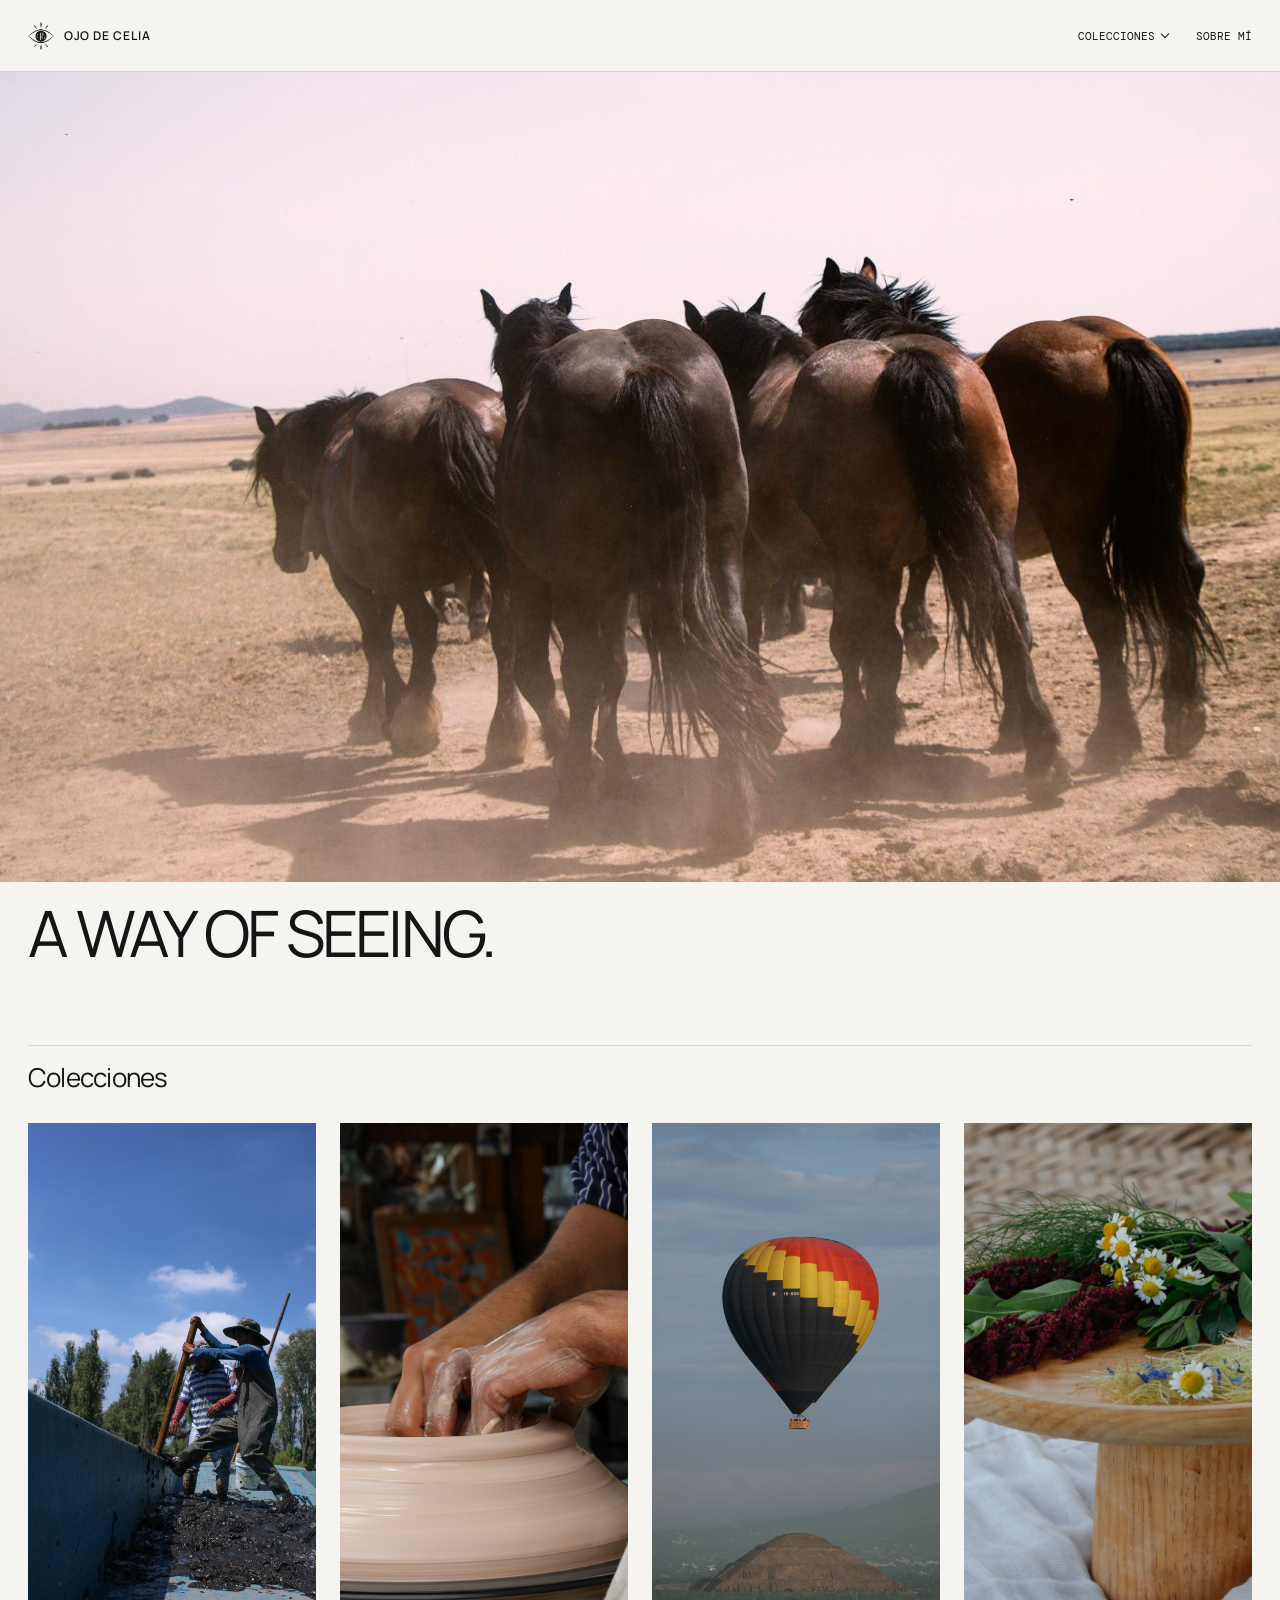
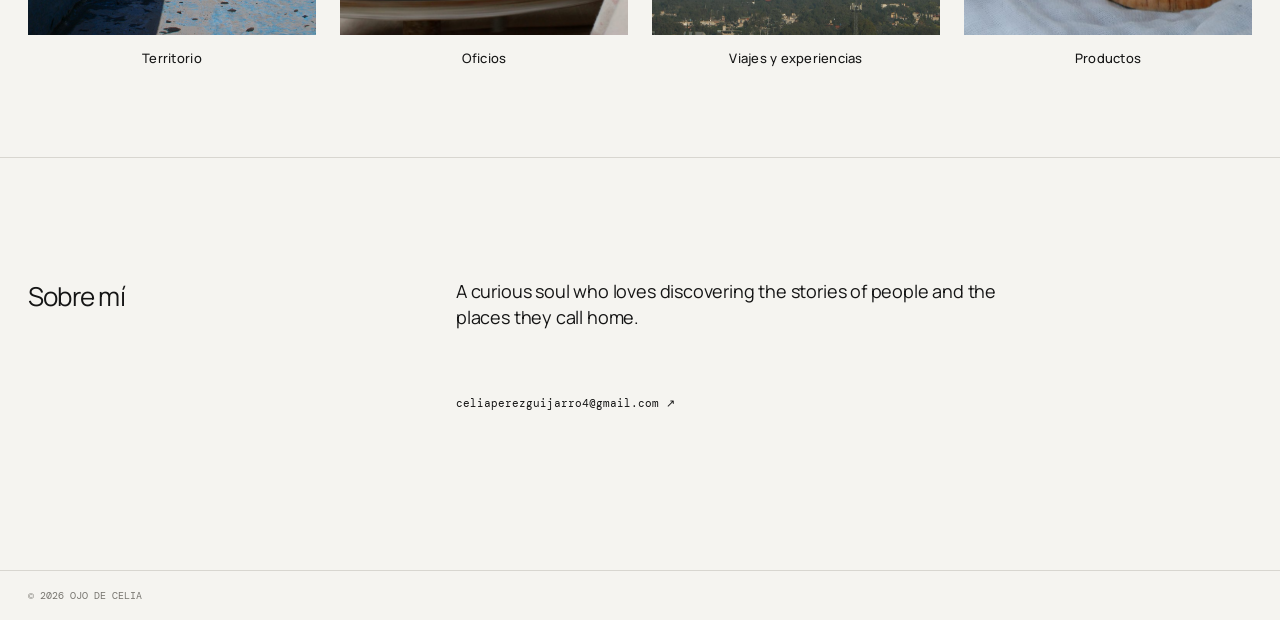
<file: index.html>
<!doctype html>
<html lang="es">
<head>
<meta charset="utf-8">
<meta name="viewport" content="width=device-width,initial-scale=1">
<title>Ojo de Celia — Fotografía</title>
<link rel="icon" href="icons/favicon.svg" type="image/svg+xml">
<link rel="icon" href="icons/favicon.ico" sizes="any">
<link rel="apple-touch-icon" href="icons/apple-touch-icon.png">
<link rel="preconnect" href="https://fonts.googleapis.com">
<link rel="preconnect" href="https://fonts.gstatic.com" crossorigin>
<link rel="stylesheet" href="https://fonts.googleapis.com/css2?family=DM+Mono:wght@400&family=Manrope:wght@400;500;600&display=swap">
<link rel="stylesheet" href="style.css">
<script src="site.js" defer></script>
</head>
<body data-page="home">
<header class="nav">
  <a class="brand" href="index.html"><span class="brand-mark" aria-hidden="true"></span>OJO DE CELIA</a>
  <nav>
    <a href="#colecciones" data-collections-title>Colecciones</a>
    <a href="#about">Sobre mí</a>
  </nav>
</header>

<main>
<section class="hero">
  <div class="hero-image placeholder"><img alt="Ojo de Celia — fotografía" fetchpriority="high" decoding="async"></div>
  <div class="hero-caption">
    <h1>Personas, lugares<br>y momentos.</h1>
  </div>
</section>

<section id="colecciones" class="collections" aria-labelledby="collections-title">
  <div class="collection-head"><h2 id="collections-title" data-collections-title>Colecciones</h2></div>
  <div id="collections" class="collection-grid"></div>
</section>

<section id="about" class="about">
  <div><h2>Sobre mí</h2></div>
  <p>Jugando con la luz</p>
  <a class="contact" href="mailto:celiaperezguijarro4@gmail.com">celiaperezguijarro4@gmail.com ↗</a>
</section>
</main>

<footer><span>© <span id="current-year">2026</span> Ojo de Celia</span></footer>
</body>
</html>
</file>
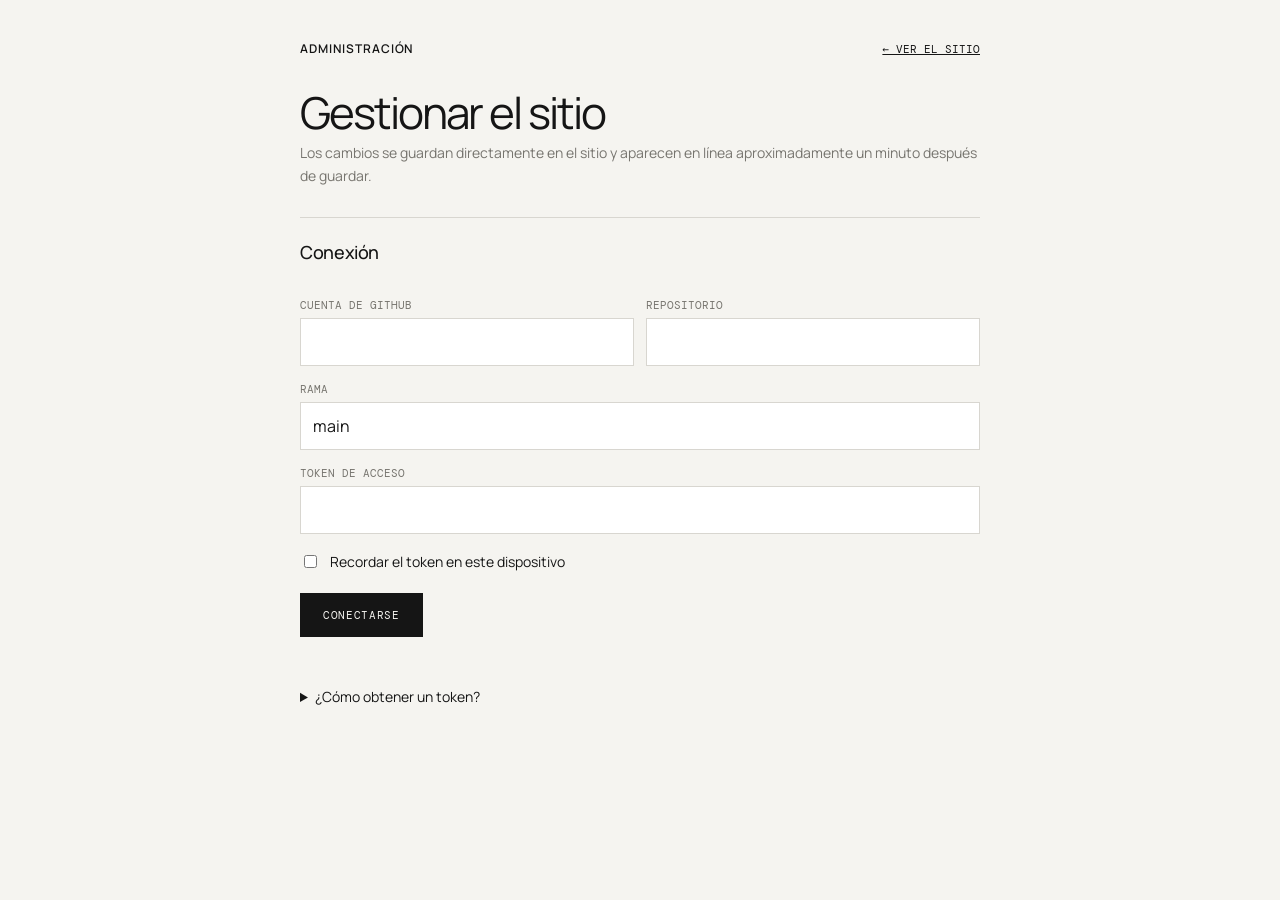
<file: admin.html>
<!doctype html>
<html lang="es">
<head>
<meta charset="utf-8">
<meta name="viewport" content="width=device-width,initial-scale=1">
<meta name="robots" content="noindex,nofollow">
<title>Administración</title>
<link rel="icon" href="icons/favicon.svg" type="image/svg+xml">
<link rel="preconnect" href="https://fonts.googleapis.com">
<link rel="preconnect" href="https://fonts.gstatic.com" crossorigin>
<link rel="stylesheet" href="https://fonts.googleapis.com/css2?family=DM+Mono:wght@400&family=Manrope:wght@400;500;600&display=swap">
<link rel="stylesheet" href="style.css">
<style>
  .adm{max-width:720px;margin:0 auto;padding:40px 20px 40px}
  .adm h1{font-size:clamp(28px,6vw,44px);margin:34px 0 8px}
  .adm .lead{color:var(--muted);line-height:1.6;margin:0 0 30px}
  .adm section{border-top:1px solid var(--line);padding:22px 0 30px}
  .adm h2{font-size:18px;font-weight:500;letter-spacing:-.02em;margin:0 0 18px}
  .adm h3{font:11px "DM Mono",monospace;text-transform:uppercase;color:var(--muted);margin:34px 0 14px;font-weight:400}
  .adm label.f{display:block;font:11px "DM Mono",monospace;text-transform:uppercase;color:var(--muted);margin:16px 0 6px}
  .adm input[type=text],.adm input[type=email],.adm input[type=password],.adm textarea{width:100%;font:inherit;font-size:16px;padding:12px;border:1px solid var(--line);background:#fff;color:var(--fg);border-radius:0}
  .adm textarea{min-height:110px;resize:vertical;line-height:1.45}
  .adm .row2{display:grid;grid-template-columns:1fr 1fr;gap:12px}
  .adm .check{display:flex;gap:10px;align-items:center;margin:18px 0 0;color:var(--fg)}
  .adm button{font:11px "DM Mono",monospace;text-transform:uppercase;letter-spacing:.06em;padding:14px 22px;border:1px solid var(--fg);background:var(--fg);color:var(--bg);cursor:pointer;margin-top:22px}
  .adm button.ghost{background:none;color:var(--fg);margin-left:8px}
  .adm button:disabled{opacity:.4;cursor:default}
  .adm button.sm{padding:9px 12px;margin:0;font-size:10px}
  .adm button.danger{background:none;color:#a3261c;border-color:#a3261c}
  .adm button.plain{background:none;color:var(--fg);border-color:var(--line)}
  .adm .msg{margin-top:12px;line-height:1.5;min-height:1.5em}
  .adm .msg.err{color:#a3261c}.adm .msg.ok{color:#2c6b3a}
  .adm details{margin-top:16px;color:var(--muted);line-height:1.6}
  .adm summary{cursor:pointer;color:var(--fg)}
  .adm ol{padding-left:20px;margin:10px 0 0}
  .adm .hidden{display:none}
  .adm .top{display:flex;justify-content:space-between;align-items:baseline}
  .adm .top a{font:11px "DM Mono",monospace;text-transform:uppercase;color:inherit}
  .adm :focus-visible{outline:2px solid var(--fg);outline-offset:2px}

  /* texte fixe, éditable au clic */
  .ed-view{padding:8px 0;border-bottom:1px dashed transparent;cursor:text;line-height:1.45;white-space:pre-wrap;word-break:break-word}
  .ed-view:hover,.ed-view:focus{border-bottom-color:var(--muted)}
  .ed-view::after{content:" ✎";color:var(--muted);opacity:0;font-size:12px}
  .ed-view:hover::after,.ed-view:focus::after{opacity:1}
  @media (pointer:coarse){.ed-view::after{opacity:1}}
  .ed-view.empty{color:var(--muted);font-style:italic}
  .ed.big .ed-view{font-size:18px}

  /* accordéons */
  .acc{border:1px solid var(--line);margin:0 0 12px;background:rgba(255,255,255,.45)}
  .acc.sub{border-width:1px 0 0;margin:0;background:none}
  .head{display:flex;align-items:center;gap:6px;padding:4px 8px 4px 0}
  .head.over,.tile.over{outline:2px dashed var(--fg);outline-offset:-2px}
  .adm .tgl{flex:1;display:flex;align-items:center;gap:10px;text-align:left;background:none;border:0;color:var(--fg);margin:0;padding:14px 12px;font:inherit;font-size:16px;letter-spacing:-.01em;text-transform:none;min-width:0}
  .tgl .chev{width:14px;color:var(--muted);flex:none}
  .tgl .t{flex:1;min-width:0;overflow:hidden;text-overflow:ellipsis;white-space:nowrap}
  .tgl .n{font:10px "DM Mono",monospace;color:var(--muted);text-transform:uppercase;white-space:nowrap}
  .acc.sub .tgl{font-size:15px;padding-left:28px}
  .handle{cursor:grab;color:var(--muted);padding:6px 8px;user-select:none}
  @media (pointer:coarse){.handle{display:none}}
  .body{padding:4px 16px 18px}
  .acc.sub .body{padding:2px 16px 18px 28px}
  .body .btns{display:flex;flex-wrap:wrap;gap:8px;margin-top:16px;align-items:center}
  .adm select{font:inherit;font-size:14px;padding:8px;border:1px solid var(--line);background:#fff;color:var(--fg);border-radius:0}
  .adm .meta{font:10px "DM Mono",monospace;color:var(--muted);text-transform:uppercase;margin:4px 0 0}
  .add-row{display:flex;gap:8px;margin-top:16px}
  .add-row input{flex:1;min-width:0}
  .add-row button{margin:0}

  /* photos */
  .ph-bar{display:flex;justify-content:space-between;align-items:center;gap:10px;margin:18px 0 8px;flex-wrap:wrap}
  .ph-bar .lbl{font:11px "DM Mono",monospace;text-transform:uppercase;color:var(--muted)}
  .ph-note{font-size:12px;color:var(--muted);line-height:1.5;margin:6px 0 10px}
  .grid{display:grid;grid-template-columns:repeat(auto-fill,minmax(104px,1fr));gap:10px}
  .tile{border:1px solid var(--line);background:#fff;padding:4px}
  .tile .im{position:relative;aspect-ratio:1;background:#e4e1da;overflow:hidden}
  .tile img{width:100%;height:100%;object-fit:cover;display:block}
  .tile .tb{display:grid;grid-template-columns:repeat(4,1fr);gap:3px;margin-top:4px}
  .adm .tile .tb button{padding:7px 0;font-size:12px;letter-spacing:0;text-transform:none;border-color:var(--line);background:none;color:var(--fg)}
  .adm .tile .tb button.on{background:var(--fg);color:var(--bg)}
  .adm .tile .tb button:disabled{opacity:.25}
  .gen{margin:0 0 18px;padding:12px 14px;border:1px dashed var(--line);font-size:13px;color:var(--muted);line-height:1.5}
  .gen button{margin-top:10px}

  /* filigrane */
  .wm-set{display:grid;grid-template-columns:repeat(auto-fit,minmax(150px,1fr));gap:12px;margin-top:6px}
  .wm-set select{width:100%}
  .wm-set input[type=range]{width:100%;margin:10px 0 0;accent-color:var(--fg)}
  .wm-prev-box{margin-top:20px}
  .wm-prev{width:380px;max-width:100%;aspect-ratio:3/2;background:linear-gradient(160deg,#d9b48b 0%,#a7826a 45%,#3f4a59 100%)}
  .wm-off .wm{display:none}
  .wm-off .wm-prev{opacity:.5}

  /* section dépliable (filigrane) */
  .adm details.fold{margin-top:44px;border:1px solid var(--line);background:rgba(255,255,255,.45);color:var(--fg);line-height:normal}
  .adm details.fold summary{list-style:none;display:flex;align-items:center;gap:10px;padding:14px 12px;font-size:18px;font-weight:500;letter-spacing:-.02em}
  .adm details.fold summary::-webkit-details-marker{display:none}
  .adm details.fold summary .chev{width:14px;color:var(--muted);font-size:14px}
  .adm details.fold[open] summary .chev{transform:rotate(90deg)}
  .adm details.fold + details.fold{margin-top:12px}
  .fold-body{padding:0 16px 20px}
  .fold-body > label.f:first-child{margin-top:0}

  /* accueil */
  .hero-pv{display:block;max-width:100%;max-height:220px;background:#e4e1da;margin-top:4px}
  .hero-pv.none{width:100%;height:120px}
  .adm details.cov-fold{margin-top:16px;border:1px solid var(--line);background:rgba(255,255,255,.45);color:var(--fg);line-height:normal}
  .adm details.cov-fold summary{list-style:none;display:flex;align-items:center;gap:10px;padding:11px 12px;font:11px "DM Mono",monospace;text-transform:uppercase;color:var(--muted);cursor:pointer}
  .adm details.cov-fold summary::-webkit-details-marker{display:none}
  .adm details.cov-fold summary .chev{width:14px;font-size:14px}
  .adm details.cov-fold[open] summary .chev{transform:rotate(90deg)}
  .cov-fold .fold-body{padding:0 14px 16px}
  .cov-pv{display:block;width:120px;aspect-ratio:282/502;object-fit:cover;background:#e4e1da;margin:4px 0 0}
  .cov-box input[type=range]{display:block;width:100%;max-width:260px;margin:4px 0 0;accent-color:var(--fg)}
  .cov-box label.f{margin-top:12px}
  .hero-box input[type=range]{display:block;width:100%;max-width:260px;margin:4px 0 0;accent-color:var(--fg)}
  .hero-box label.f{margin-top:12px}
  .hero-frame{container-type:inline-size;width:100%;max-width:460px}
  .hero-pv.crop{width:100%;height:auto;max-height:50.6cqw;object-fit:cover}   /* 90 % de la altura de una pantalla 16:9 */
  .grid.cov-hist{grid-template-columns:repeat(auto-fill,minmax(84px,1fr))}
  .cov-hist .im{aspect-ratio:282/502}
  .adm .cov-hist .tile .tb{grid-template-columns:1fr auto}
  .adm .cov-hist .tile .tb button{padding:7px 8px;font-size:11px}
  .grid.hero-hist{grid-template-columns:repeat(auto-fill,minmax(140px,1fr))}
  .hero-hist .im{aspect-ratio:16/9}
  .adm .hero-hist .tile .tb{grid-template-columns:1fr auto}
  .adm .hero-hist .tile .tb button{padding:7px 10px;font-size:11px}

  /* couverture du projet (en haut du projet déplié) */
  .cover-box{margin:0 0 8px}
  .cover-row{display:flex;gap:16px;align-items:flex-end;flex-wrap:wrap}
  .cover-img{display:block;width:auto;height:auto;max-width:min(100%,260px);max-height:150px;background:#e4e1da;border:1px solid var(--line)}
  .cover-row .meta{margin:0;max-width:260px;line-height:1.5}

  /* aperçu de la page d'un projet = éditeur des photos */
  .pv{margin-top:12px;padding:14px;border:1px solid var(--line);background:var(--bg)}
  .pv.drop{outline:2px dashed var(--fg);outline-offset:-2px}
  .pv-head{display:flex;justify-content:space-between;align-items:center;gap:10px;flex-wrap:wrap;margin:0 0 12px}
  .pv-head .lbl{font:11px "DM Mono",monospace;text-transform:uppercase;color:var(--muted)}
  .seg{display:flex}
  .adm .seg button{margin:0}
  .adm .seg button + button{border-left-width:0}
  .adm .seg button[aria-pressed=true]{background:var(--fg);color:var(--bg);border-color:var(--fg)}
  .pv-cols{display:flex;gap:3%;align-items:flex-start;max-width:360px;margin:0 auto}      /* ordinateur : 2 colonnes, petit pour tout voir */
  .pv.mob .pv-cols{max-width:230px}                                                     /* mobile : 1 colonne, largeur d'un téléphone */
  .pv-col{flex:1;min-width:0}
  .pv-it{position:relative;margin:0 0 5%;background:#e4e1da;user-select:none;-webkit-user-select:none}   /* 5 % = même espace que GAP dans splitColumns */
  .pv.fine .pv-it{cursor:grab}
  .pv-it img{position:absolute;inset:0;display:block;width:100%;height:100%;object-fit:cover;pointer-events:none}
  .pv-it.dragging{opacity:.35}
  .pv-it.mk-before{box-shadow:0 -4px 0 var(--fg)}     /* trait noir : la photo glissée ira ici */
  .pv-it.mk-after{box-shadow:0 4px 0 var(--fg)}
  .pv-it.sel{outline:2px solid var(--fg);outline-offset:-2px}
  .pv-no{position:absolute;left:4px;top:4px;background:rgba(21,21,21,.85);color:#fff;font:9px "DM Mono",monospace;padding:2px 5px;pointer-events:none}
  .pv-bd{position:absolute;right:4px;top:4px;display:flex;flex-direction:column;align-items:flex-end;gap:3px;pointer-events:none}
  .pv-bd span{background:var(--bg);font:9px "DM Mono",monospace;padding:2px 5px;text-transform:uppercase}
  .pv-bd span.new{background:#2c6b3a;color:#fff}
  .pv-bar{position:absolute;left:5px;right:5px;bottom:5px;display:none;grid-template-columns:repeat(4,1fr);gap:3px}
  .pv-it:focus-within .pv-bar,.pv-it.sel .pv-bar{display:grid}
  @media (hover:hover){.pv-it:hover .pv-bar{display:grid}}
  .adm .pv-bar button{margin:0;padding:7px 0;font-size:13px;letter-spacing:0;text-transform:none;background:rgba(245,244,240,.95);color:var(--fg);border:1px solid var(--line)}
  .adm .pv-bar button.on{background:var(--fg);color:var(--bg);border-color:var(--fg)}
  .adm .pv-bar button.danger{color:#a3261c}
  .adm .pv-bar button:disabled{opacity:.3}
  .pv-it.bad{cursor:pointer}
  .pv-it.bad::after{content:"↻ Reintentar";position:absolute;inset:0;display:flex;align-items:center;justify-content:center;font:10px "DM Mono",monospace;color:var(--muted);text-transform:uppercase;text-align:center}
  .pv-it.bad img{visibility:hidden}
  .pv-empty{color:var(--muted);font-size:13px;line-height:1.5;padding:26px 10px;text-align:center}
  /* barre de la photo sélectionnée (toucher) : reste visible en haut pendant qu'on fait défiler l'aperçu */
  .pv-sel{position:sticky;top:0;z-index:4;margin:0 0 12px;padding:8px;background:var(--bg);border:1px solid var(--fg)}
  .pv-sel-top{display:flex;justify-content:space-between;align-items:center;gap:8px;margin:0 0 8px;min-height:32px}
  .pv-sel-t{font:11px "DM Mono",monospace;text-transform:uppercase;line-height:1.4}
  .pv-sel-ctl{display:flex;gap:6px;align-items:stretch}
  .pv-sel-ctl select{flex:1;min-width:0;font-size:16px}
  .adm .pv-sel-ctl button{flex:none;width:44px;margin:0;padding:11px 0;font-size:15px;letter-spacing:0;text-transform:none}
  .adm .pv-sel-top button{margin:0}
  .adm .pv-sel button.on{background:var(--fg);color:var(--bg);border-color:var(--fg)}
  @media (max-width:700px){.pv{padding:8px}.pv-cols,.pv.mob .pv-cols{max-width:none}}

  .savebar{position:sticky;bottom:0;background:var(--bg);border-top:1px solid var(--line);padding:6px 20px 14px;margin:24px -20px 0;z-index:3}
  .savebar .msg{margin-top:10px}
</style>
</head>
<body>
<main class="adm">
  <div class="top"><span class="brand">ADMINISTRACIÓN</span><a href="index.html">← Ver el sitio</a></div>
  <h1>Gestionar el sitio</h1>
  <p class="lead">Los cambios se guardan directamente en el sitio y aparecen en línea aproximadamente un minuto después de guardar.</p>

  <!-- CONNEXION -->
  <section id="login">
    <h2>Conexión</h2>
    <div class="row2">
      <div><label class="f" for="owner">Cuenta de GitHub</label><input id="owner" type="text" autocomplete="off" autocapitalize="off" spellcheck="false"></div>
      <div><label class="f" for="repo">Repositorio</label><input id="repo" type="text" autocomplete="off" autocapitalize="off" spellcheck="false"></div>
    </div>
    <label class="f" for="branch">Rama</label><input id="branch" type="text" value="main" autocomplete="off" autocapitalize="off" spellcheck="false">
    <label class="f" for="token">Token de acceso</label><input id="token" type="password" autocomplete="off" autocapitalize="off" spellcheck="false">
    <label class="check"><input id="remember" type="checkbox"> Recordar el token en este dispositivo</label>
    <button id="connect">Conectarse</button>
    <div id="loginMsg" class="msg" role="status"></div>
    <details>
      <summary>¿Cómo obtener un token?</summary>
      <ol>
        <li>En github.com: foto de perfil → <b>Settings</b> → <b>Developer settings</b> → <b>Personal access tokens</b> → <b>Fine-grained tokens</b> → <b>Generate new token</b>.</li>
        <li><b>Repository access</b>: «Only select repositories», y elige el repositorio del sitio.</li>
        <li><b>Permissions</b> → <b>Repository permissions</b> → <b>Contents</b>: «Read and write».</li>
        <li>Elige una fecha de expiración, confirma y copia el token (solo se muestra una vez).</li>
      </ol>
      <p>El token es como una contraseña: no lo compartas. Marca «Recordar» solo en un dispositivo personal.</p>
    </details>
  </section>

  <!-- ÉDITION -->
  <section id="editor" class="hidden">
    <h2>Colecciones y proyectos</h2>
    <p class="lead" style="margin-bottom:18px">Haz clic en una colección y luego en un proyecto para editarlo. Los textos se editan haciendo clic sobre ellos. No se aplica nada hasta pulsar «Guardar».</p>
    <div id="catList"></div>
    <div class="add-row">
      <input id="newCat" type="text" placeholder="Nueva colección" autocomplete="off" aria-label="Nombre de la nueva colección">
      <button id="addCat" class="sm" type="button">Añadir</button>
    </div>

    <details class="fold">
      <summary><span class="chev" aria-hidden="true">▸</span>Página de inicio</summary>
      <div class="fold-body">
        <label class="f">Texto bajo la foto grande</label>
        <p class="ph-note" style="margin:0">Intro = salto de línea · Ctrl+Intro o clic fuera para confirmar.</p>
        <div id="heroTitle"></div>
        <label class="f">Foto grande</label>
        <div id="heroImg"></div>
        <label class="f">Título del bloque de colecciones</label>
        <p class="ph-note" style="margin:0">El bloque de fotos que aparece bajo la foto grande (también da nombre al enlace del menú).</p>
        <div id="collTitle"></div>
      </div>
    </details>

    <details class="fold">
      <summary><span class="chev" aria-hidden="true">▸</span>Sobre mí y contacto</summary>
      <div class="fold-body">
        <label class="f">Texto «Sobre mí»</label>
        <div id="aboutText"></div>
        <label class="f">Correo de contacto</label>
        <div id="aboutEmail"></div>
      </div>
    </details>

    <details class="fold">
      <summary><span class="chev" aria-hidden="true">▸</span>Marca de agua</summary>
      <div class="fold-body">
        <p class="lead" style="margin-bottom:6px">El logo colocado en la esquina de cada foto del sitio (inicio, galerías, visor).</p>
        <div id="wmBox"></div>
      </div>
    </details>

    <div class="savebar">
      <button id="save" disabled style="margin-top:12px">Guardar</button><button id="logout" class="ghost" style="margin-top:12px">Cerrar sesión</button>
      <div id="saveMsg" class="msg" role="status"></div>
    </div>
  </section>
</main>

<script>
(function () {
  const $ = id => document.getElementById(id);
  const CONN_KEY = "admin-conn";           // compte / dépôt / branche (pas secret)
  const TOKEN_KEY = "admin-token";         // seulement si « se souvenir » est coché
  const CONFLICT = "El sitio se modificó en otro lugar mientras tanto. Recarga la página y vuelve a hacer tu cambio.";
  const MAX_SIDE = 2000, QUALITY = 0.82;   // même réglage que le script de compression
  const THUMB_SIDE = 400, THUMB_Q = 0.7;   // miniatures utilisées seulement dans l'admin
  const MED_SIDE = 1500, MED_Q = 0.78;     // version allégée (dossier medium/) utilisée par le site sur mobile et pour les vignettes
  const FINE = !!(window.matchMedia && window.matchMedia("(pointer: fine)").matches);

  let conn = null;                         // { owner, repo, branch, token }
  let saved = null;                        // { data, sha } : site.json tel qu'il est sur GitHub
  let work = null;                         // copie en cours d'édition
  const pending = new Map();               // chemin -> { blob } : photos à envoyer au prochain enregistrement
  const pendingThumbs = new Map();         // chemin miniature -> { blob } : miniatures à envoyer
  const previews = new Map();              // chemin photo -> url locale de la miniature (aperçu immédiat)
  const ratios = new Map();                // chemin photo -> largeur/hauteur déjà connue (mise en page instantanée à chaque réaffichage)
  let repoFiles = new Set();               // fichiers déjà présents dans le dépôt
  let treeKnown = false;                   // true si la liste des fichiers du dépôt a pu être lue
  let renderGen = 0;                       // sert à abandonner les chargements d'une ancienne vue
  const ui = { cats: new Set(), projs: new Set(), covs: new Set(), sel: null, view: null };   // éléments dépliés ; sel = photo sélectionnée au toucher (chemin) ; view = aperçu "desk" (2 colonnes) ou "mob" (1 colonne)
  const VIEW_KEY = "admin-view";
  try { const v = localStorage.getItem(VIEW_KEY); if (v === "desk" || v === "mob") ui.view = v; } catch (e) { /* stockage indisponible */ }
  let resizeImpl = resize;
  let busy = false;

  /* ---------- utilitaires ---------- */
  const clone = o => JSON.parse(JSON.stringify(o));
  const pad = n => String(n).padStart(2, "0");
  const sleep = ms => new Promise(r => setTimeout(r, ms));
  function b64enc(str) {                   // texte UTF-8 (accents) -> base64
    const bytes = new TextEncoder().encode(str);
    let bin = ""; bytes.forEach(b => bin += String.fromCharCode(b));
    return btoa(bin);
  }
  function b64dec(b64) {                   // base64 -> texte UTF-8
    const bin = atob(b64.replace(/\s/g, ""));
    return new TextDecoder().decode(Uint8Array.from(bin, c => c.charCodeAt(0)));
  }
  async function blobToB64(blob) {         // fichier binaire -> base64
    const buf = new Uint8Array(await blob.arrayBuffer());
    let bin = "";
    for (let i = 0; i < buf.length; i += 0x8000) bin += String.fromCharCode.apply(null, buf.subarray(i, i + 0x8000));
    return btoa(bin);
  }
  function serialize(data) {               // JSON lisible, listes de photos sur une ligne
    return JSON.stringify(data, null, 2).replace(/"photos": \[([\s\S]*?)\]/g,
      (m, inner) => '"photos": [' + (inner.match(/"[^"]*"/g) || []).join(", ") + "]") + "\n";
  }
  function say(el, text, kind) { el.textContent = text; el.className = "msg" + (kind ? " " + kind : ""); }
  function h(tag, attrs, kids) {
    const e = document.createElement(tag);
    for (const k in (attrs || {})) {
      const v = attrs[k];
      if (v === false || v === null || v === undefined) continue;
      if (k === "text") e.textContent = v;
      else if (k === "value") e.value = v;
      else if (k.slice(0, 2) === "on") e.addEventListener(k.slice(2), v);
      else e.setAttribute(k, v === true ? "" : v);
    }
    (kids || []).forEach(c => { if (c) e.appendChild(c); });   // ignore les null (ex. poignée absente sur mobile)
    return e;
  }
  const btn = (text, aria, fn, disabled, cls) =>
    h("button", { type: "button", class: "sm " + (cls || ""), "aria-label": aria, text, onclick: fn, disabled: !!disabled });
  const slugify = s => s.normalize("NFD").replace(/[\u0300-\u036f]/g, "").toLowerCase()
    .replace(/[^a-z0-9]+/g, "-").replace(/^-+|-+$/g, "");
  function unique(base, used) {            // used : ensemble de valeurs en minuscules
    let v = base, i = 2;
    while (used.has(v.toLowerCase())) v = `${base}-${i++}`;
    return v;
  }
  const allProjects = d => d.categories.flatMap(c => c.projects);
  const folders = d => new Set(allProjects(d).map(p => p.folder));
  const photoPaths = d => {                // toutes les photos du site, grande photo d'accueil comprise
    const s = new Set(allProjects(d).flatMap(p => p.photos.map(n => `${p.folder}/${n}`)));
    heroAll(d).forEach(x => s.add(x));
    coverPaths(d).forEach(x => s.add(x));
    return s;
  };
  const coverPaths = d => d.categories.flatMap(c => [c.cover].concat(Array.isArray(c.history) ? c.history : [])).filter(Boolean);   // photo de chaque colección (tarjetas del inicio) + sus fotos anteriores
  function heroAll(d) {                    // grande photo actuelle + anciennes gardées
    const hh = d.hero || {};
    return (hh.image ? [hh.image] : []).concat(Array.isArray(hh.history) ? hh.history : []);
  }
  const stamp = () => {                    // 20261010-131500 : sert à nommer les nouveaux fichiers
    const d = new Date(), z = n => pad(n);
    return `${d.getFullYear()}${z(d.getMonth() + 1)}${z(d.getDate())}-${z(d.getHours())}${z(d.getMinutes())}${z(d.getSeconds())}`;
  };
  const HERO_DIR = "head-photo";          // dossier de la grande photo d'accueil (+ head-photo/medium/ pour le mobile)
  const HERO_SIDE = 2560, HERO_Q = 0.82;  // la grande photo s'affiche sur toute la largeur de l'écran
  const HERO_MED_SIDE = 1280, HERO_MED_Q = 0.75;   // version mobile de la grande photo (le site la choisit tout seul via srcset)
  const fmt = n => n >= 1048576 ? (n / 1048576).toFixed(1) + " MB" : Math.max(1, Math.round(n / 1024)) + " KB";
  const isDirty = () => !!(saved && work) && (serialize(work) !== serialize(saved.data) || pendingThumbs.size > 0);
  const sibling = (path, dir) => {         // dossier/NOM.png -> dossier/<dir>/NOM.jpg (aussi pour un fichier sans dossier)
    const i = path.lastIndexOf("/");
    return path.slice(0, i + 1) + dir + "/" + path.slice(i + 1).replace(/\.[^.]+$/, "") + ".jpg";
  };
  const thumbOfPath = path => sibling(path, "thumbs");
  const mediumOfPath = path => sibling(path, "medium");
  const derivs = path => [thumbOfPath(path), mediumOfPath(path)];
  const toggle = (set, k) => set.has(k) ? set.delete(k) : set.add(k);
  const plural = (n, w) => `${n} ${w}${n > 1 ? "s" : ""}`;

  /* ---------- accès GitHub ---------- */
  async function gh(method, path, body) {
    const url = `https://api.github.com/repos/${encodeURIComponent(conn.owner)}/${encodeURIComponent(conn.repo)}/${path}`;
    for (let attempt = 0; ; attempt++) {
      let res;
      try {
        res = await fetch(url, {
          method, cache: "no-store",
          headers: Object.assign({
            Authorization: `Bearer ${conn.token}`,
            Accept: "application/vnd.github+json",
            "X-GitHub-Api-Version": "2022-11-28"
          }, body ? { "Content-Type": "application/json" } : {}),
          body: body ? JSON.stringify(body) : undefined
        });
      } catch (e) {
        throw new Error("No se pudo conectar. Comprueba tu conexión a internet.");
      }
      if (res.ok) return res.json();
      // limite de débit GitHub : on patiente puis on réessaie
      const hd = res.headers && res.headers.get ? n => res.headers.get(n) : () => null;
      if ((res.status === 403 || res.status === 429) && attempt < 3 && (hd("retry-after") || hd("x-ratelimit-remaining") === "0")) {
        const wait = Math.min(60, +hd("retry-after") || 30);
        say($("saveMsg"), `GitHub pide una breve pausa (${wait} s)…`);
        await sleep(wait * 1000); continue;
      }
      const map = {
        401: "Token no válido o caducado.",
        403: "Acceso denegado: el token no tiene el permiso «Contents: Read and write».",
        404: "Repositorio, rama o archivo no encontrado. Comprueba la cuenta, el repositorio y que el token cubra ese repositorio.",
        409: CONFLICT,
        422: CONFLICT
      };
      throw new Error(map[res.status] || `Error de GitHub (${res.status}).`);
    }
  }

  // Un seul commit : site.json + photos ajoutées + photos/dossiers supprimés.
  async function commitChanges(c, message, onProgress) {
    const br = encodeURI(conn.branch);
    const ref = await gh("GET", `git/ref/heads/${br}`);
    const headSha = ref.object.sha;
    const head = await gh("GET", `git/commits/${headSha}`);
    const treeSha = head.tree.sha;
    const tree = await gh("GET", `git/trees/${treeSha}?recursive=1`);
    if (tree.truncated) throw new Error("El repositorio es demasiado grande para esta operación.");
    const cur = tree.tree.find(t => t.path === "site.json");
    if (!cur || cur.sha !== saved.sha) throw new Error(CONFLICT);

    const entries = [{ path: "site.json", mode: "100644", type: "blob", content: c.text }];
    const delPaths = new Set(c.delPaths);
    let removed = 0;
    tree.tree.forEach(t => {
      if (t.type !== "blob") return;
      if (delPaths.has(t.path) || c.delFolders.some(f => t.path.startsWith(f + "/"))) {
        entries.push({ path: t.path, mode: "100644", type: "blob", sha: null }); removed++;
      }
    });
    for (let i = 0; i < c.uploads.length; i++) {      // envoi des photos, une par une
      onProgress && onProgress(i + 1, c.uploads.length);
      const b = await gh("POST", "git/blobs", { content: await blobToB64(c.uploads[i].blob), encoding: "base64" });
      entries.push({ path: c.uploads[i].path, mode: "100644", type: "blob", sha: b.sha });
    }
    const nt = await gh("POST", "git/trees", { base_tree: treeSha, tree: entries });
    const nc = await gh("POST", "git/commits", { message, tree: nt.sha, parents: [headSha] });
    await gh("PATCH", `git/refs/heads/${br}`, { sha: nc.sha });
    return removed;
  }

  async function refreshTree() {           // liste des fichiers du dépôt (pour savoir quelles miniatures existent)
    try {
      const t = await gh("GET", `git/trees/${encodeURIComponent(conn.branch)}?recursive=1`);
      if (t.truncated) throw new Error("demasiado grande");
      repoFiles = new Set(t.tree.filter(x => x.type === "blob").map(x => x.path));
      treeKnown = true;
    } catch (e) { repoFiles = new Set(); treeKnown = false; }
  }

  async function fetchSite() {
    const f = await gh("GET", `contents/site.json?ref=${encodeURIComponent(conn.branch)}`);
    if (!f.content) throw new Error("site.json es demasiado grande para esta interfaz.");
    return { data: JSON.parse(b64dec(f.content)), sha: f.sha };
  }

  /* ---------- connexion ---------- */
  async function connect() {
    conn = {
      owner: $("owner").value.trim(), repo: $("repo").value.trim(),
      branch: $("branch").value.trim() || "main", token: $("token").value.trim()
    };
    if (!conn.owner || !conn.repo || !conn.token) {
      say($("loginMsg"), "Rellena la cuenta, el repositorio y el token.", "err"); return;
    }
    $("connect").disabled = true; say($("loginMsg"), "Conectando…");
    try {
      saved = await fetchSite();
      await refreshTree();
      localStorage.setItem(CONN_KEY, JSON.stringify({ owner: conn.owner, repo: conn.repo, branch: conn.branch }));
      if ($("remember").checked) localStorage.setItem(TOKEN_KEY, conn.token);
      else localStorage.removeItem(TOKEN_KEY);
      showEditor();
    } catch (e) {
      conn = null; say($("loginMsg"), e.message, "err");
    }
    $("connect").disabled = false;
  }

  function showEditor() {
    work = clone(saved.data);
    work.about = work.about || {};
    $("login").classList.add("hidden");
    $("editor").classList.remove("hidden");
    render(); updateSave(); say($("saveMsg"), "");
  }

  function logout() {
    localStorage.removeItem(TOKEN_KEY);
    conn = null; saved = null; work = null;
    pending.clear(); pendingThumbs.clear();
    $("token").value = "";
    $("editor").classList.add("hidden");
    $("login").classList.remove("hidden");
    say($("loginMsg"), "");
  }

  /* ---------- texte fixe, modifiable au clic ---------- */
  function editable(o) {      // { get, set, label, placeholder, multiline, type, onChange, cls }
    const box = h("div", { class: "ed " + (o.cls || "") });
    function view() {
      const v = o.get();
      const t = h("div", { class: "ed-view" + (v ? "" : " empty"), tabindex: "0", role: "button",
        "aria-label": `Editar: ${o.label}`, text: v || o.placeholder || "Haz clic para editar" });
      t.addEventListener("click", edit);
      t.addEventListener("keydown", e => { if (e.key === "Enter" || e.key === " ") { e.preventDefault(); edit(); } });
      box.replaceChildren(t);
    }
    function edit() {
      const i = h(o.multiline ? "textarea" : "input", { type: o.multiline ? false : (o.type || "text"), "aria-label": o.label,
        autocomplete: "off", autocapitalize: "off", spellcheck: o.type === "email" ? "false" : "true" });
      i.value = o.get();
      box.replaceChildren(i); i.focus();
      let done = false;
      const commit = () => { if (done) return; done = true; o.set(i.value.trim()); view(); o.onChange && o.onChange(); };
      i.addEventListener("blur", commit);
      i.addEventListener("keydown", e => {
        if (e.key === "Escape") { done = true; view(); }
        else if (e.key === "Enter" && (!o.multiline || e.ctrlKey || e.metaKey)) { e.preventDefault(); commit(); }
      });
    }
    view();
    return box;
  }

  /* ---------- glisser-déposer (ordinateur) ; les flèches marchent partout ---------- */
  let drag = null;
  function sortableSource(el, arr, index, imageEl) {
    if (!FINE) return;
    el.setAttribute("draggable", "true");
    el.addEventListener("dragstart", e => {
      drag = { arr, from: index };
      if (e.dataTransfer) {
        e.dataTransfer.effectAllowed = "move";
        try { e.dataTransfer.setData("text/plain", "x"); } catch (_) {}
        if (imageEl && e.dataTransfer.setDragImage) e.dataTransfer.setDragImage(imageEl, 12, 12);
      }
    });
    el.addEventListener("dragend", () => { drag = null; });
  }
  function sortableTarget(el, arr, index) {
    if (!FINE) return;
    el.addEventListener("dragover", e => { if (drag && drag.arr === arr) { e.preventDefault(); el.classList.add("over"); } });
    el.addEventListener("dragleave", () => el.classList.remove("over"));
    el.addEventListener("drop", e => {
      el.classList.remove("over");
      if (!drag || drag.arr !== arr) return;
      e.preventDefault(); e.stopPropagation();
      const from = drag.from; drag = null;
      if (from !== index) { const [it] = arr.splice(from, 1); arr.splice(index, 0, it); changed(); }
    });
  }
  function swap(arr, i, d) { const j = i + d; if (j < 0 || j >= arr.length) return; [arr[i], arr[j]] = [arr[j], arr[i]]; }

  /* ---------- édition (en mémoire ; rien n'est envoyé avant « Enregistrer ») ---------- */
  function updateSave() { $("save").disabled = busy || !isDirty(); }
  function changed() { render(); updateSave(); say($("saveMsg"), ""); }

  function addCategory(label) {
    label = (label || "").trim();
    if (!label) return false;
    const used = new Set(work.categories.map(c => c.id.toLowerCase()));
    const id = unique(slugify(label) || "coleccion", used);
    work.categories.push({ id, label, cover: "", projects: [] });
    ui.cats.add(id); changed(); return true;
  }
  function deleteCategory(ci) {
    const c = work.categories[ci];
    if (c.projects.length) { alert("Esta colección aún contiene proyectos. Elimínalos o muévelos primero."); return; }
    if (!confirm(`¿Eliminar la colección «${c.label}»?`)) return;
    work.categories.splice(ci, 1); changed();
  }
  function addProject(ci, title) {
    title = (title || "").trim();
    if (!title) return false;
    const cat = work.categories[ci];
    const used = new Set(allProjects(work).map(p => p.slug.toLowerCase()));
    const slug = unique(slugify(title) || "proyecto", used);
    cat.projects.push({ slug, title, description: "", folder: `${cat.id}/${slug}`, cover: "", photos: [] });
    ui.cats.add(cat.id); ui.projs.add(slug); changed(); return true;
  }
  function dropLocalFiles(prefix) {        // oublie les photos locales d'un projet retiré
    [pending, pendingThumbs, previews].forEach(m => [...m.keys()].forEach(k => {
      if (k.startsWith(prefix)) { if (m === previews) URL.revokeObjectURL(m.get(k)); m.delete(k); }
    }));
  }
  function deleteProject(ci, pi) {
    const p = work.categories[ci].projects[pi];
    if (!confirm(`¿Quitar el proyecto «${p.title}»?\nSus fotos se eliminarán definitivamente al guardar.`)) return;
    work.categories[ci].projects.splice(pi, 1);
    if (!allProjects(work).some(x => x.folder === p.folder)) dropLocalFiles(p.folder + "/");
    changed();
  }
  function moveProject(ci, pi, ti) {
    const [p] = work.categories[ci].projects.splice(pi, 1);
    work.categories[ti].projects.push(p); changed();
  }

  /* ---------- chargement des miniatures : 3 à la fois, avec nouvelles tentatives ---------- */
  const loadQ = []; let loading = 0;
  function pump() {
    while (loading < 3 && loadQ.length) {
      const job = loadQ.shift();
      if (job.gen !== renderGen) continue;               // la vue a changé : on abandonne
      loading++; attempt(job);
    }
  }
  function attempt(job) {
    const done = () => { loading--; pump(); };
    job.img.onload = () => { job.box.classList.remove("bad"); done(); if (job.cb && job.cb.ok) job.cb.ok(); };
    job.img.onerror = () => {
      done();
      job.tries++;
      if (job.tries < 3) { setTimeout(() => { loadQ.push(job); pump(); }, 700 * job.tries); }
      else if (job.k < job.urls.length - 1) { job.k++; job.tries = 0; loadQ.push(job); pump(); }
      else { job.box.classList.add("bad"); if (job.cb && job.cb.bad) job.cb.bad(); }   // abandon : clic = réessayer
    };
    job.img.src = job.urls[job.k];
  }
  function loadImage(img, box, urls, cb) {            // cb : { ok, bad } rappelés quand la photo est chargée / abandonnée
    const job = { img, box, urls, k: 0, tries: 0, gen: renderGen, cb };
    box.addEventListener("click", () => {
      if (!box.classList.contains("bad")) return;
      job.k = 0; job.tries = 0; job.gen = renderGen; box.classList.remove("bad"); loadQ.push(job); pump();
    });
    loadQ.push(job); pump();
  }

  /* ---------- photos ---------- */
  function nextPhotoName(p) {              // nom unique, jamais réutilisé (évite les anciennes images en cache)
    const d = new Date(), z = n => pad(n);
    const stamp = `${d.getFullYear()}${z(d.getMonth() + 1)}${z(d.getDate())}-${z(d.getHours())}${z(d.getMinutes())}${z(d.getSeconds())}`;
    const used = new Set(p.photos);
    allProjects(saved.data).filter(q => q.folder === p.folder).forEach(q => q.photos.forEach(n => used.add(n)));
    pending.forEach((v, path) => used.add(path.slice(path.lastIndexOf("/") + 1)));
    let name;
    do { name = `${stamp}-${Math.random().toString(36).slice(2, 5).padEnd(3, "0")}.jpg`; } while (used.has(name));
    return name;
  }
  async function resize(file, maxSide, quality) {   // réduit, JPEG, supprime EXIF/GPS
    const url = URL.createObjectURL(file);
    try {
      const img = await new Promise((ok, ko) => {
        const i = new Image(); i.onload = () => ok(i); i.onerror = () => ko(new Error("format")); i.src = url;
      });
      const s = Math.min(1, maxSide / Math.max(img.naturalWidth, img.naturalHeight));
      const w = Math.max(1, Math.round(img.naturalWidth * s)), hh = Math.max(1, Math.round(img.naturalHeight * s));
      const c = document.createElement("canvas"); c.width = w; c.height = hh;
      const ctx = c.getContext("2d");
      ctx.fillStyle = "#fff"; ctx.fillRect(0, 0, w, hh);
      ctx.imageSmoothingQuality = "high"; ctx.drawImage(img, 0, 0, w, hh);
      const blob = await new Promise(r => c.toBlob(r, "image/jpeg", quality));
      if (!blob) throw new Error("encodage");
      return blob;
    } finally { URL.revokeObjectURL(url); }
  }
  async function addPhotos(p, fileList) {
    const files = Array.from(fileList || []);
    if (!files.length || busy) return;
    busy = true; updateSave();
    const failed = [];
    for (let i = 0; i < files.length; i++) {
      say($("saveMsg"), `Preparando las fotos… ${i + 1}/${files.length}`);
      try {
        const blob = await resizeImpl(files[i], MAX_SIDE, QUALITY);
        const name = nextPhotoName(p), path = `${p.folder}/${name}`;
        pending.set(path, { blob });
        let mb = null, tb = null;
        try { mb = await resizeImpl(blob, MED_SIDE, MED_Q); } catch (e) { /* sans version allégée : le site utilisera la photo complète */ }
        if (mb) pendingThumbs.set(mediumOfPath(path), { blob: mb });
        try { tb = await resizeImpl(mb || blob, THUMB_SIDE, THUMB_Q); } catch (e) { /* sans miniature : on affichera la photo */ }
        if (tb) pendingThumbs.set(thumbOfPath(path), { blob: tb });
        previews.set(path, URL.createObjectURL(tb || blob));
        p.photos.push(name);
      } catch (e) { failed.push(files[i].name || "archivo"); }
    }
    busy = false; changed();
    const ok = files.length - failed.length;
    if (failed.length) say($("saveMsg"), `${plural(ok, "foto")} añadida${ok > 1 ? "s" : ""}. Omitido (formato no admitido): ${failed.join(", ")}`, "err");
    else say($("saveMsg"), `${plural(ok, "foto")} lista${ok > 1 ? "s" : ""}. Pulsa «Guardar» para publicarlas.`, "ok");
  }
  function removePhoto(p, i) {
    const name = p.photos[i], path = `${p.folder}/${name}`;
    if (!confirm(`¿Quitar esta foto (${name})?`)) return;
    p.photos.splice(i, 1);
    if (p.cover === name) p.cover = "";
    if (ui.sel === path) ui.sel = null;
    pending.delete(path); derivs(path).forEach(d => pendingThumbs.delete(d));
    if (previews.has(path)) { URL.revokeObjectURL(previews.get(path)); previews.delete(path); }
    changed();
  }
  function missingThumbs(projects) {      // photos en ligne sans miniature et/ou sans version allégée
    const out = [];
    projects.forEach(p => p.photos.forEach(name => {
      const path = `${p.folder}/${name}`, tp = thumbOfPath(path), mp = mediumOfPath(path);
      if (!treeKnown || !repoFiles.has(path)) return;
      const needT = !repoFiles.has(tp) && !pendingThumbs.has(tp);
      const needM = !repoFiles.has(mp) && !pendingThumbs.has(mp);
      if (needT || needM) out.push({ path, tp, mp, needT, needM });
    }));
    return out;
  }
  async function generateThumbs(projects) {
    const jobs = missingThumbs(projects);
    if (!jobs.length || busy) return;
    busy = true; updateSave();
    let done = 0, failed = 0, next = 0;
    async function worker() {
      while (next < jobs.length) {
        const j = jobs[next++];
        try {
          const r = await fetch(encodeURI(j.path));
          if (!r.ok) throw new Error(r.status);
          const src = await r.blob();
          let mb = null;
          if (j.needM) { mb = await resizeImpl(src, MED_SIDE, MED_Q); pendingThumbs.set(j.mp, { blob: mb }); }
          if (j.needT) {
            const tb = await resizeImpl(mb || src, THUMB_SIDE, THUMB_Q);
            pendingThumbs.set(j.tp, { blob: tb });
            if (previews.has(j.path)) URL.revokeObjectURL(previews.get(j.path));
            previews.set(j.path, URL.createObjectURL(tb));
          }
        } catch (e) { failed++; }
        done++; say($("saveMsg"), `Creando las versiones ligeras… ${done}/${jobs.length}`);
      }
    }
    await Promise.all(Array.from({ length: FINE ? 3 : 1 }, worker));   // 1 seule à la fois sur téléphone (mémoire)
    busy = false; changed();
    const ok = jobs.length - failed;
    say($("saveMsg"), failed
      ? `${plural(ok, "foto")} aligerada${ok > 1 ? "s" : ""}, ${failed} con error. Pulsa «Guardar» para publicar las que están listas.`
      : `${plural(ok, "foto")} aligerada${ok > 1 ? "s" : ""}. Pulsa «Guardar» para publicarlas.`, failed ? "err" : "ok");
  }
  function setCover(p, i) { p.cover = p.photos[i]; changed(); }

  /* ---------- couverture : miniature en haut du projet déplié ---------- */
  function coverBlock(p) {
    const name = p.cover || p.photos[0];
    if (!name) return null;
    const path = `${p.folder}/${name}`, tp = thumbOfPath(path);
    const src = previews.get(path) || encodeURI(repoFiles.has(tp) ? tp : path);
    const where = p.cover ? `Foto ${pad(p.photos.indexOf(name) + 1)}` : "Por defecto: la 1.ª foto";
    const how = FINE ? "Para cambiarla, pasa el cursor sobre una foto de la vista previa de abajo y haz clic en ★."
                     : "Para cambiarla, toca una foto de la vista previa de abajo y luego ★.";
    return h("div", { class: "cover-box" }, [
      h("label", { class: "f", text: "Portada" }),
      h("div", { class: "cover-row" }, [
        h("img", { class: "cover-img", alt: `Portada del proyecto (${name})`, src, decoding: "async" }),
        h("p", { class: "meta", text: `${where}. ${how}` })
      ])
    ]);
  }

  /* ---------- photos d'un projet : l'aperçu de la page sert d'éditeur ---------- */
  function photoSection(p) {
    const wrap = h("div", {});
    const input = h("input", { type: "file", accept: "image/*", multiple: true, class: "hidden", "aria-label": "Elegir fotos" });
    input.addEventListener("change", () => { addPhotos(p, input.files); input.value = ""; });
    wrap.appendChild(h("div", { class: "ph-bar" }, [
      h("span", { class: "lbl", text: `Fotos · ${p.photos.length}` }),
      btn("+ Añadir fotos", "Añadir fotos", () => input.click())
    ]));
    wrap.appendChild(input);
    const how = FINE
      ? "Arrastra una foto al lugar donde quieras colocarla (la línea negra muestra dónde irá). Suelta fotos desde tu computadora para añadirlas. Pasa el cursor sobre una foto para ponerla como portada (★) o quitarla (✕). La vista «Móvil» muestra una sola columna, como en un teléfono: el orden es el mismo en las dos vistas. "
      : "Toca una foto para seleccionarla y usa la barra de arriba de la vista previa: ← → para moverla una posición, la lista «Posición» para enviarla directamente a otro lugar, ★ para la portada, ✕ para quitarla. La vista «Escritorio» muestra 2 columnas: el orden es el mismo en las dos vistas. ";
    wrap.appendChild(h("p", { class: "ph-note", text: how + "Las fotos se reducen a 2000 px y se eliminan sus metadatos (incluido el GPS) antes del envío." }));
    const miss = missingThumbs([p]);
    if (miss.length) wrap.appendChild(h("div", { class: "gen" }, [
      h("span", { text: `${plural(miss.length, "foto")} sin versión ligera (miniatura del admin + versión móvil del sitio). ` }),
      btn("Crear las versiones ligeras", "Crear las versiones ligeras de este proyecto", () => generateThumbs([p]))
    ]));
    wrap.appendChild(photoBoard(p));
    return wrap;
  }

  const boards = new Set();                                    // aperçus affichés : changer de vue ou de sélection les met tous à jour
  const curView = () => ui.view || (FINE ? "desk" : "mob");    // desk = 2 colonnes (site sur ordinateur), mob = 1 colonne (site sur téléphone)
  function setView(v) {
    ui.view = v;
    try { localStorage.setItem(VIEW_KEY, v); } catch (e) { /* stockage indisponible */ }
    boards.forEach(bd => bd.refresh());
  }
  function selectPhoto(path) { ui.sel = path; boards.forEach(bd => bd.sync()); }   // toucher : (dés)sélectionne une photo

  // L'aperçu de la page = l'éditeur. Deux vues (ordinateur : 2 colonnes, mobile : 1 colonne) qui partagent le même ordre,
  // modifiables l'une comme l'autre : glisser-déposer avec une souris, barre de boutons + liste « Position » au toucher.
  // Un déplacement ne redessine que l'aperçu (les images ne sont pas rechargées).
  function photoBoard(p) {
    const box = h("div", { class: "pv" + (FINE ? " fine" : "") });
    const segBtn = {};
    const head = h("div", { class: "pv-head" }, [
      h("span", { class: "lbl", text: "Vista previa" }),
      h("div", { class: "seg", role: "group", "aria-label": "Tipo de vista previa" }, [
        segBtn.desk = btn("Escritorio", "Vista de escritorio: 2 columnas", () => setView("desk"), false, "plain"),
        segBtn.mob = btn("Móvil", "Vista móvil: 1 columna", () => setView("mob"), false, "plain")
      ])
    ]);
    const note = h("p", { class: "ph-note", style: "margin:0 0 10px" });
    const area = h("div", { class: "pv-cols" });
    const pathOf = n => `${p.folder}/${n}`;
    const items = new Map();                                   // nom de photo -> { fig, img, ratio, state, … }
    const clearMarks = () => items.forEach(it => it.fig.classList.remove("mk-before", "mk-after", "dragging"));
    const selName = () => {                                    // photo sélectionnée dans CE projet (ou null)
      const pre = p.folder + "/";
      const n = ui.sel && ui.sel.startsWith(pre) ? ui.sel.slice(pre.length) : null;
      return n && p.photos.includes(n) ? n : null;
    };

    function reordered() { draw(); updateSave(); say($("saveMsg"), ""); }
    function moveTo(name, to, block) {                         // place la photo à la position `to` (0 = première)
      const i = p.photos.indexOf(name);
      if (i < 0 || to < 0 || to >= p.photos.length || to === i) return;
      p.photos.splice(i, 1); p.photos.splice(to, 0, name);
      reordered();
      items.get(name).fig.scrollIntoView({ block: block || "nearest", behavior: "smooth" });
    }
    const move = (name, d) => moveTo(name, p.photos.indexOf(name) + d, "nearest");
    const makeCover = name => setCover(p, p.photos.indexOf(name));
    const dropPhoto = name => removePhoto(p, p.photos.indexOf(name));
    const tip = (b, t) => { b.title = t; return b; };

    /* --- toucher : barre de la photo sélectionnée (reste en haut de l'écran) --- */
    let bar = null, syncBar = () => {};
    if (!FINE) {
      const sel = () => selName();
      const bTitle = h("span", { class: "pv-sel-t" });
      const bClose = btn("Cerrar", "Deseleccionar la foto", () => selectPhoto(null), false, "plain");
      const bP = tip(btn("←", "Retroceder una posición", () => sel() && move(sel(), -1), false, "plain"), "Retroceder una posición");
      const bN = tip(btn("→", "Avanzar una posición", () => sel() && move(sel(), 1), false, "plain"), "Avanzar una posición");
      const bC = tip(btn("★", "Definir como portada", () => sel() && makeCover(sel()), false, "plain"), "Portada");
      const bD = tip(btn("✕", "Quitar la foto", () => sel() && dropPhoto(sel()), false, "danger"), "Quitar la foto");
      const pos = h("select", { "aria-label": "Mover a la posición",
        onchange: e => { const n = sel(); if (n) moveTo(n, +e.target.value, "center"); } },
        p.photos.map((_, i) => h("option", { value: String(i), text: `Posición ${pad(i + 1)}` })));
      bar = h("div", { class: "pv-sel" }, [
        h("div", { class: "pv-sel-top" }, [bTitle, bClose]),
        h("div", { class: "pv-sel-ctl" }, [bP, bN, pos, bC, bD])
      ]);
      syncBar = () => {                                        // hauteur constante : pas de saut de page quand on sélectionne
        const n = sel(), i = n ? p.photos.indexOf(n) : -1, on = i >= 0;
        const isCover = on && n === (p.cover || p.photos[0]);
        bTitle.textContent = on ? `Foto ${pad(i + 1)} de ${pad(p.photos.length)}${isCover ? " · portada" : ""}` : "Toca una foto para seleccionarla";
        [bClose, bP, bN, bC, bD, pos].forEach(x => { x.disabled = !on; });
        if (!on) return;
        bP.disabled = i === 0; bN.disabled = i === p.photos.length - 1;
        bC.disabled = isCover; bC.classList.toggle("on", isCover);
        pos.value = String(i);
      };
    }

    function makeItem(name) {
      const path = pathOf(name), known = ratios.get(path);
      const img = h("img", { alt: name, decoding: "async", draggable: "false" });
      const no = h("span", { class: "pv-no" });
      const bd = h("span", { class: "pv-bd" });
      const kids = [img, no, bd];
      const it = { name, path, img, no, bd, ratio: known || 1.5, state: known ? "ok" : "wait" };
      if (FINE) {                                              // souris : boutons au survol de la photo
        it.bPrev = tip(btn("←", "Retroceder una posición", () => move(name, -1)), "Retroceder una posición");
        it.bNext = tip(btn("→", "Avanzar una posición", () => move(name, 1)), "Avanzar una posición");
        it.bCover = tip(btn("★", "Definir como portada", () => makeCover(name)), "Portada");
        const bDel = tip(btn("✕", "Quitar la foto", () => dropPhoto(name), false, "danger"), "Quitar la foto");
        kids.push(h("div", { class: "pv-bar" }, [it.bPrev, it.bNext, it.bCover, bDel]));
      }
      const fig = it.fig = h("figure", { class: "pv-it", tabindex: "0" }, kids);
      fig.style.aspectRatio = String(it.ratio);

      const ok = () => {
        it.ratio = (img.naturalWidth / img.naturalHeight) || 1.5; ratios.set(path, it.ratio);
        fig.style.aspectRatio = String(it.ratio);
        const was = it.state; it.state = "ok";
        if (was !== "ok") draw();                              // ratio nouveau : on (re)calcule les colonnes
      };
      const bad = () => { if (it.state === "wait") { it.state = "bad"; draw(); } };
      if (previews.has(path)) { img.onload = ok; img.onerror = bad; img.src = previews.get(path); }
      else {
        const tp = thumbOfPath(path), full = encodeURI(path);
        loadImage(img, fig, repoFiles.has(tp) ? [encodeURI(tp), full] : [full], { ok, bad });
      }

      if (!FINE) fig.addEventListener("click", e => {          // toucher : sélectionner cette photo
        if (e.target.closest("button") || fig.classList.contains("bad")) return;
        selectPhoto(ui.sel === path ? null : path);
      });
      if (FINE) {                                              // souris : glisser-déposer sur l'aperçu (2 colonnes ou 1 colonne)
        fig.setAttribute("draggable", "true");
        fig.addEventListener("dragstart", e => {
          drag = { arr: p.photos, from: p.photos.indexOf(name) };
          if (e.dataTransfer) {
            e.dataTransfer.effectAllowed = "move";
            try { e.dataTransfer.setData("text/plain", "x"); } catch (_) {}
            if (e.dataTransfer.setDragImage) e.dataTransfer.setDragImage(img, 16, 16);
          }
          setTimeout(() => fig.classList.add("dragging"), 0);
        });
        fig.addEventListener("dragend", () => { drag = null; clearMarks(); });
        fig.addEventListener("dragover", e => {
          if (!drag || drag.arr !== p.photos) return;
          e.preventDefault();
          const to = p.photos.indexOf(name);
          items.forEach(x => x.fig.classList.remove("mk-before", "mk-after"));
          if (to !== drag.from) fig.classList.add(to > drag.from ? "mk-after" : "mk-before");
        });
        fig.addEventListener("dragleave", e => { if (!fig.contains(e.relatedTarget)) fig.classList.remove("mk-before", "mk-after"); });
        fig.addEventListener("drop", e => {
          if (!drag || drag.arr !== p.photos) return;          // fichier venant de l'ordinateur : géré plus bas
          e.preventDefault(); e.stopPropagation();
          const from = drag.from, to = p.photos.indexOf(name);
          drag = null; clearMarks();
          if (from !== to) { const [n] = p.photos.splice(from, 1); p.photos.splice(to, 0, n); reordered(); }
        });
      }
      return it;
    }

    function sync() {                                          // sélection (toucher) : surbrillance + barre
      const cur = selName();
      items.forEach(it => it.fig.classList.toggle("sel", !FINE && it.name === cur));
      syncBar();
    }
    function draw() {
      const order = p.photos.map(n => items.get(n));
      const eff = p.cover || p.photos[0];
      order.forEach((it, i) => {
        it.no.textContent = pad(i + 1);
        const isNew = pending.has(it.path), isCover = it.name === eff;
        it.bd.replaceChildren(...[isNew && h("span", { class: "new", text: "Nuevo" }), isCover && h("span", { text: "Portada" })].filter(Boolean));
        if (it.bPrev) {
          it.bPrev.disabled = i === 0; it.bNext.disabled = i === order.length - 1;
          it.bCover.disabled = isCover; it.bCover.classList.toggle("on", isCover);
        }
      });
      // comme site.js : on place les photos prêtes, dans l'ordre et sans trou ; les autres arrivent au fil du chargement
      let k = 0;
      while (k < order.length && order[k].state !== "wait") k++;
      const done = k === order.length;
      note.hidden = done;
      if (!done) note.textContent = `Cargando la vista previa… ${k}/${order.length}`;
      const shown = order.slice(0, k);
      const cols = splitColumns(shown.map(it => it.ratio), curView() === "mob" ? 1 : 2, done);
      area.replaceChildren(...cols.map(c => h("div", { class: "pv-col" }, c.map(i => shown[i].fig))));
      sync();
    }
    function refresh() {                                       // changement de vue ordinateur / mobile
      const v = curView();
      box.classList.toggle("mob", v === "mob");
      segBtn.desk.setAttribute("aria-pressed", String(v === "desk"));
      segBtn.mob.setAttribute("aria-pressed", String(v === "mob"));
      draw();
    }

    // dépôt de fichiers depuis l'ordinateur, n'importe où sur l'aperçu
    const hasFiles = e => !drag && e.dataTransfer && Array.from(e.dataTransfer.types || []).includes("Files");
    box.addEventListener("dragover", e => { if (hasFiles(e)) { e.preventDefault(); box.classList.add("drop"); } });
    box.addEventListener("dragleave", e => { if (!box.contains(e.relatedTarget)) box.classList.remove("drop"); });
    box.addEventListener("drop", e => {
      box.classList.remove("drop");
      if (!drag && e.dataTransfer && e.dataTransfer.files && e.dataTransfer.files.length) { e.preventDefault(); addPhotos(p, e.dataTransfer.files); }
    });

    if (!p.photos.length) {
      box.appendChild(h("div", { class: "pv-empty", text: FINE
        ? "Aún no hay fotos. Suelta fotos aquí o usa «+ Añadir fotos»."
        : "Aún no hay fotos. Usa «+ Añadir fotos»." }));
      return box;
    }
    box.appendChild(head);
    if (bar) box.appendChild(bar);
    box.appendChild(note); box.appendChild(area);
    p.photos.forEach(name => items.set(name, makeItem(name)));
    boards.add({ sync, refresh });
    refresh();
    return box;
  }

  /* ---------- affichage ---------- */
  function render() {
    renderGen++; loadQ.length = 0; boards.clear();
    const box = $("catList"); box.replaceChildren();
    const missAll = missingThumbs(allProjects(work));
    if (missAll.length) box.appendChild(h("div", { class: "gen" }, [
      h("span", { text: `${plural(missAll.length, "foto")} sin versión ligera: el sitio carga las fotos a tamaño completo (lento en el móvil) y el admin va lento. Basta hacerlo una vez, preferiblemente desde una computadora.` }),
      h("div", {}, [btn("Crear todas las versiones ligeras", "Crear las versiones ligeras que faltan de todos los proyectos", () => generateThumbs(allProjects(work)))])
    ]));
    const cats = work.categories;
    cats.forEach((cat, ci) => {
      const open = ui.cats.has(cat.id);
      const handle = FINE ? h("span", { class: "handle", title: "Arrastrar para reordenar", "aria-hidden": "true", text: "⠿" }) : null;
      const head = h("div", { class: "head" }, [
        h("button", { type: "button", class: "tgl", "aria-expanded": String(open), onclick: () => { toggle(ui.cats, cat.id); render(); } }, [
          h("span", { class: "chev", text: open ? "▾" : "▸" }),
          h("span", { class: "t", text: cat.label || "(sin nombre)" }),
          h("span", { class: "n", text: plural(cat.projects.length, "proyecto") })
        ]),
        handle,
        btn("↑", "Subir la colección", () => { swap(cats, ci, -1); changed(); }, ci === 0),
        btn("↓", "Bajar la colección", () => { swap(cats, ci, 1); changed(); }, ci === cats.length - 1)
      ]);
      if (handle) sortableSource(handle, cats, ci, head);
      sortableTarget(head, cats, ci);
      const card = h("div", { class: "acc" }, [head]);

      if (open) {
        const body = h("div", { class: "body" });
        body.appendChild(h("label", { class: "f", text: "Nombre de la colección" }));
        body.appendChild(editable({ label: "nombre de la colección", cls: "big", get: () => cat.label, set: v => { cat.label = v; }, onChange: changed, placeholder: "Nombre de la colección" }));
        // la foto de la colección se cambia pocas veces : bloque plegado por defecto (se queda abierto si se está editando)
        const cv = h("details", { class: "cov-fold", open: ui.covs.has(cat.id) }, [
          h("summary", {}, [
            h("span", { class: "chev", "aria-hidden": "true", text: "▸" }),
            h("span", { text: cat.cover ? "Foto de la colección" : "Foto de la colección · sin foto" })
          ]),
          h("div", { class: "fold-body" }, [coverBox(cat)])
        ]);
        cv.addEventListener("toggle", () => { if (cv.open) ui.covs.add(cat.id); else ui.covs.delete(cat.id); });
        body.appendChild(cv);
        body.appendChild(h("div", { class: "btns" }, [btn("Eliminar la colección", "Eliminar la colección", () => deleteCategory(ci), false, "danger")]));
        card.appendChild(body);

        cat.projects.forEach((p, pi) => {
          const pOpen = ui.projs.has(p.slug);
          const ph = FINE ? h("span", { class: "handle", title: "Arrastrar para reordenar", "aria-hidden": "true", text: "⠿" }) : null;
          const phead = h("div", { class: "head" }, [
            h("button", { type: "button", class: "tgl", "aria-expanded": String(pOpen), onclick: () => { toggle(ui.projs, p.slug); render(); } }, [
              h("span", { class: "chev", text: pOpen ? "▾" : "▸" }),
              h("span", { class: "t", text: p.title || "(sin título)" }),
              h("span", { class: "n", text: plural(p.photos.length, "foto") })
            ]),
            ph,
            btn("↑", "Subir el proyecto", () => { swap(cat.projects, pi, -1); changed(); }, pi === 0),
            btn("↓", "Bajar el proyecto", () => { swap(cat.projects, pi, 1); changed(); }, pi === cat.projects.length - 1)
          ]);
          if (ph) sortableSource(ph, cat.projects, pi, phead);
          sortableTarget(phead, cat.projects, pi);
          const sub = h("div", { class: "acc sub" }, [phead]);

          if (pOpen) {
            const pb = h("div", { class: "body" });
            const cv = coverBlock(p);
            if (cv) pb.appendChild(cv);
            pb.appendChild(h("label", { class: "f", text: "Título" }));
            pb.appendChild(editable({ label: "título del proyecto", cls: "big", get: () => p.title, set: v => { p.title = v; }, onChange: changed, placeholder: "Título del proyecto" }));
            pb.appendChild(h("label", { class: "f", text: "Descripción (opcional)" }));
            pb.appendChild(editable({ label: "descripción del proyecto", multiline: true, get: () => p.description || "", set: v => { p.description = v; }, onChange: updateSave, placeholder: "Añadir una descripción…" }));
            pb.appendChild(h("div", { class: "meta", text: `Carpeta: ${p.folder}` }));
            pb.appendChild(photoSection(p));
            const row = h("div", { class: "btns" });
            const others = cats.map((c, i) => ({ c, i })).filter(x => x.i !== ci);
            if (others.length) {
              row.appendChild(h("select", { "aria-label": "Mover a otra colección",
                onchange: e => { if (e.target.value !== "") moveProject(ci, pi, +e.target.value); } },
                [h("option", { value: "", text: "Mover a…" })].concat(others.map(x => h("option", { value: String(x.i), text: x.c.label })))));
            }
            row.appendChild(btn("Eliminar el proyecto", "Eliminar el proyecto", () => deleteProject(ci, pi), false, "danger"));
            pb.appendChild(row);
            sub.appendChild(pb);
          }
          card.appendChild(sub);
        });

        const input = h("input", { type: "text", placeholder: "Nuevo proyecto en esta colección", autocomplete: "off", "aria-label": "Título del nuevo proyecto" });
        const add = () => { if (!addProject(ci, input.value)) input.focus(); };
        input.addEventListener("keydown", e => { if (e.key === "Enter") { e.preventDefault(); add(); } });
        card.appendChild(h("div", { class: "body" }, [h("div", { class: "add-row" }, [input, btn("Añadir", "Añadir el proyecto", add)])]));
      }
      box.appendChild(card);
    });
    $("aboutText").replaceChildren(editable({ label: "texto Sobre mí", multiline: true, get: () => work.about.text || "", set: v => { work.about.text = v; }, onChange: updateSave, placeholder: "Añadir un texto…" }));
    $("aboutEmail").replaceChildren(editable({ label: "correo de contacto", type: "email", get: () => work.about.email || "", set: v => { work.about.email = v; }, onChange: updateSave, placeholder: "Añadir un correo…" }));
    $("wmBox").replaceChildren(watermarkSection());
    $("heroTitle").replaceChildren(editable({ label: "texto de la página de inicio", multiline: true, cls: "big",
      get: () => (work.hero && typeof work.hero.title === "string") ? work.hero.title : "",
      set: v => { work.hero = Object.assign({}, work.hero, { title: v }); },
      onChange: updateSave, placeholder: "Sin texto (haz clic para añadir)" }));
    $("heroImg").replaceChildren(heroSection());
    $("collTitle").replaceChildren(editable({ label: "título del bloque de colecciones", cls: "big",
      get: () => (work.collections && typeof work.collections.title === "string") ? work.collections.title : "Colecciones",
      set: v => { work.collections = Object.assign({}, work.collections, { title: v }); },
      onChange: updateSave, placeholder: "Colecciones" }));
  }

  /* ---------- photo de chaque colección (tarjetas verticales del inicio) ---------- */
  const COV_DIR = "colecciones";           // colecciones/NOM.jpg (+ thumbs/ et medium/ comme les autres photos)
  const covSrc = path => previews.get(path) || encodeURI(repoFiles.has(thumbOfPath(path)) ? thumbOfPath(path) : path);
  const catHistory = c => Array.isArray(c.history) ? c.history : [];
  function setCatCover(cat, path, history) {   // la foto cambia : el encuadre vuelve al centro
    cat.cover = path || ""; delete cat.focus;
    if (history.length) cat.history = history; else delete cat.history;
  }
  const focusOf = c => { const m = /^([\d.]+)% ([\d.]+)%$/.exec(c.focus || ""); return m ? [+m[1], +m[2]] : [50, 50]; };
  function coverBox(cat) {
    const cur = cat.cover, pend = cur && pending.get(cur);
    const input = h("input", { type: "file", accept: "image/*", class: "hidden", "aria-label": "Elegir la foto de la colección" });
    input.addEventListener("change", () => { replaceCatCover(cat, input.files[0]); input.value = ""; });
    const [fx, fy] = focusOf(cat);
    const pic = cur ? h("img", { class: "cov-pv", alt: "Foto de la colección", src: covSrc(cur), style: `object-position:${fx}% ${fy}%` })
                    : h("div", { class: "cov-pv none" });
    const box = h("div", { class: "cov-box" }, [pic, input,
      h("div", { class: "meta", text: cur ? `Archivo: ${cur}${pend ? ` · ${fmt(pend.blob.size)} (nueva, aún sin guardar)` : ""}` : "Sin foto" })]);
    if (cur) {
      const slider = (label, idx) => {
        const inp = h("input", { type: "range", min: "0", max: "100", value: String(idx ? fy : fx), "aria-label": label });
        inp.addEventListener("input", () => {
          const f = focusOf(cat); f[idx] = +inp.value;
          cat.focus = `${f[0]}% ${f[1]}%`; pic.style.objectPosition = cat.focus;
          updateSave(); say($("saveMsg"), "");
        });
        return [h("label", { class: "f", text: label }), inp];
      };
      slider("Encuadre horizontal", 0).concat(slider("Encuadre vertical", 1)).forEach(n => box.appendChild(n));
    }
    box.appendChild(h("div", { class: "btns", style: "margin-top:12px" }, [
      btn(cur ? "Cambiar la foto" : "Elegir la foto", "Cambiar la foto de la colección", () => input.click()),
      cur ? btn("Quitar la foto", "Quitar la foto de la colección", () => removeCatCover(cat), false, "danger") : null
    ]));
    box.appendChild(h("p", { class: "ph-note", text: `Se muestra en vertical en el inicio (la foto se recorta): usa el encuadre para elegir qué parte se ve. La foto se comprime (${MAX_SIDE} px como máximo), se crea una versión móvil y todo se guarda en la carpeta ${COV_DIR}/. Se eliminan los metadatos (incluido el GPS). «Quitar la foto» no la borra: pasa a «Fotos anteriores».` }));
    const hist = catHistory(cat);
    if (hist.length) {
      box.appendChild(h("label", { class: "f", style: "margin-top:22px", text: `Fotos anteriores · ${hist.length}` }));
      box.appendChild(h("p", { class: "ph-note", style: "margin-top:0", text: "Se conservan en el repositorio pero no se muestran en el sitio. «Usar» vuelve a poner una foto en la colección (la actual pasa entonces a esta lista y el encuadre vuelve al centro)." }));
      box.appendChild(h("div", { class: "grid cov-hist" }, hist.map(path => h("div", { class: "tile" }, [
        h("div", { class: "im" }, [h("img", { alt: path, src: covSrc(path), decoding: "async" })]),
        h("div", { class: "tb" }, [
          btn("Usar", "Volver a poner esta foto en la colección", () => useCatCover(cat, path)),
          btn("✕", "Eliminar definitivamente esta foto anterior", () => dropCatCover(cat, path), false, "danger")
        ])
      ]))));
    }
    return box;
  }
  function useCatCover(cat, path) {
    const hist = catHistory(cat).filter(x => x !== path);
    if (cat.cover) hist.unshift(cat.cover);
    setCatCover(cat, path, hist); changed();
  }
  function dropCatCover(cat, path) {
    if (!confirm(`¿Eliminar definitivamente esta foto anterior (${path})?\nSe borrará del repositorio al guardar.`)) return;
    const hist = catHistory(cat).filter(x => x !== path);
    if (hist.length) cat.history = hist; else delete cat.history;
    forgetLocal(path); changed();
  }
  function removeCatCover(cat) {
    const old = cat.cover;
    if (!old) return;
    const hist = catHistory(cat).slice();
    if (pending.has(old)) forgetLocal(old);   // jamás publicada : se olvida sin más
    else hist.unshift(old);                   // ya publicada : se conserva en « Fotos anteriores »
    setCatCover(cat, "", hist); changed();
  }
  async function replaceCatCover(cat, file) {
    if (!file || busy) return;
    busy = true; updateSave(); say($("saveMsg"), "Comprimiendo la foto…");
    let path = null;
    try {
      const blob = await resizeImpl(file, MAX_SIDE, QUALITY);
      path = `${COV_DIR}/${stamp()}-${Math.random().toString(36).slice(2, 5).padEnd(3, "0")}.jpg`;
      pending.set(path, { blob });
      let mb = null;
      try { mb = await resizeImpl(blob, MED_SIDE, MED_Q); pendingThumbs.set(mediumOfPath(path), { blob: mb }); } catch (e) { /* sin versión móvil : el sitio usará la foto completa */ }
      try { pendingThumbs.set(thumbOfPath(path), { blob: await resizeImpl(mb || blob, THUMB_SIDE, THUMB_Q) }); } catch (e) { /* sin miniatura : se mostrará la foto */ }
      previews.set(path, URL.createObjectURL(blob));
      const old = cat.cover, hist = catHistory(cat).slice();
      if (old && pending.has(old)) forgetLocal(old);   // la anterior nunca se publicó : inútil conservarla
      else if (old) hist.unshift(old);                 // la anterior (ya publicada) pasa a « Fotos anteriores »
      setCatCover(cat, path, hist);
      busy = false; changed();
      say($("saveMsg"), `Foto comprimida${file.size ? `: ${fmt(file.size)} → ${fmt(blob.size)}` : ""}${mb ? ` (versión móvil: ${fmt(mb.size)})` : ""}. Pulsa «Guardar» para publicarla.`, "ok");
    } catch (e) {
      if (path) forgetLocal(path);
      busy = false; updateSave(); say($("saveMsg"), "Este formato de imagen no es compatible.", "err");
    }
  }

  /* ---------- page d'accueil : grande photo ---------- */
  const heroSrc = path => previews.get(path) || encodeURI(path);
  const heroThumb = path => previews.get(path) || encodeURI(repoFiles.has(thumbOfPath(path)) ? thumbOfPath(path) : path);
  const heroHistory = () => (work.hero && Array.isArray(work.hero.history)) ? work.hero.history : [];
  function setHeroState(image, history, keepFocus) {   // la foto cambia : el encuadre vuelve al centro (salvo si es la misma foto optimizada)
    work.hero = Object.assign({}, work.hero, { image: image || "", history });
    if (!history.length) delete work.hero.history;
    if (!keepFocus) delete work.hero.focus;
  }
  const heroFocusY = () => { const m = /^[\d.]+% ([\d.]+)%$/.exec((work.hero && work.hero.focus) || ""); return m ? +m[1] : 50; };
  function forgetLocal(path) {             // photo choisie puis abandonnée avant tout enregistrement
    pending.delete(path); derivs(path).forEach(d => pendingThumbs.delete(d));
    if (previews.has(path)) { URL.revokeObjectURL(previews.get(path)); previews.delete(path); }
  }
  // La photo actuelle est « à optimiser » si elle n'est pas dans head-photo/ ou n'a pas encore sa version mobile.
  function heroNeedsOptimizing(cur) {
    if (!cur || pending.has(cur)) return false;
    return !cur.startsWith(HERO_DIR + "/") || (treeKnown && !repoFiles.has(mediumOfPath(cur)));
  }
  function heroSection() {
    const cur = work.hero && work.hero.image, hist = heroHistory();
    const input = h("input", { type: "file", accept: "image/*", class: "hidden", "aria-label": "Elegir la foto grande" });
    input.addEventListener("change", () => { replaceHero(input.files[0]); input.value = ""; });
    const crop = !!(work.hero && work.hero.crop), fy = heroFocusY();
    const pic = cur ? h("img", { class: "hero-pv" + (crop ? " crop" : ""), alt: "Foto grande actual", src: heroSrc(cur), style: crop ? `object-position:50% ${fy}%` : null })
                    : h("div", { class: "hero-pv none" });
    const pend = cur && pending.get(cur);
    const chk = h("input", { type: "checkbox", checked: crop, "aria-label": "Recortar la foto grande en vertical" });
    chk.addEventListener("change", () => {
      work.hero = Object.assign({}, work.hero);
      if (chk.checked) work.hero.crop = true; else delete work.hero.crop;
      changed();
    });
    const box = h("div", { class: "hero-box" }, [crop && cur ? h("div", { class: "hero-frame" }, [pic]) : pic, input,
      h("div", { class: "meta", text: cur ? `Archivo: ${cur}${pend ? ` · ${fmt(pend.blob.size)} (nueva, aún sin guardar)` : ""}` : "Sin foto" }),
      h("div", { class: "btns", style: "margin-top:12px" }, [btn("Cambiar la foto", "Cambiar la foto grande del inicio", () => input.click())]),
      h("label", { class: "check" }, [chk, h("span", { text: "Recortar la foto en vertical" })]),
      h("p", { class: "ph-note crop-note", text: crop
        ? "La foto ocupa todo el ancho de la pantalla y nunca pasa del 90 % de su altura: si es más alta, se recorta. Usa el encuadre para elegir qué parte se ve. La vista previa simula una pantalla de ordenador (16:9); en el móvil, que es más alto, se recorta menos."
        : "Sin recorte, la foto se muestra entera. Si es muy alta, no ocupa todo el ancho de la pantalla: activa el recorte para que sí lo haga sin pasar del 90 % de la altura." }),
      h("p", { class: "ph-note", text: `La foto se comprime (${HERO_SIDE} px como máximo), se crea automáticamente una versión móvil (${HERO_MED_SIDE} px) y todo se guarda en la carpeta ${HERO_DIR}/. Se eliminan los metadatos (incluido el GPS).` })
    ]);
    if (crop && cur) {
      const inp = h("input", { type: "range", min: "0", max: "100", value: String(fy), "aria-label": "Encuadre vertical" });
      inp.addEventListener("input", () => {
        work.hero.focus = `50% ${inp.value}%`; pic.style.objectPosition = work.hero.focus;
        updateSave(); say($("saveMsg"), "");
      });
      const at = box.querySelector(".crop-note");
      at.insertAdjacentElement("afterend", inp); at.insertAdjacentElement("afterend", h("label", { class: "f", text: "Encuadre vertical" }));
    }
    if (heroNeedsOptimizing(cur)) box.appendChild(h("div", { class: "gen" }, [
      h("span", { text: cur.startsWith(HERO_DIR + "/")
        ? "Esta foto no tiene versión móvil: en el teléfono se descarga a tamaño grande. "
        : `Esta foto no está en ${HERO_DIR}/ y no está comprimida ni adaptada al móvil. ` }),
      btn("Optimizar la foto actual", "Comprimir la foto actual y guardarla en head-photo", optimizeHero)
    ]));
    if (hist.length) {
      box.appendChild(h("label", { class: "f", style: "margin-top:26px", text: `Fotos anteriores · ${hist.length}` }));
      box.appendChild(h("p", { class: "ph-note", style: "margin-top:0", text: "Se conservan en el repositorio pero no se muestran en el sitio. «Usar» vuelve a poner una foto en el inicio (la foto actual pasa entonces a esta lista)." }));
      box.appendChild(h("div", { class: "grid hero-hist" }, hist.map(path => h("div", { class: "tile" }, [
        h("div", { class: "im" }, [h("img", { alt: path, src: heroThumb(path), decoding: "async" })]),
        h("div", { class: "tb" }, [
          btn("Usar", "Volver a poner esta foto en el inicio", () => useHero(path)),
          btn("✕", "Eliminar definitivamente esta foto anterior", () => dropHero(path), false, "danger")
        ])
      ]))));
    }
    return box;
  }
  function useHero(path) {
    const cur = work.hero && work.hero.image;
    const hist = heroHistory().filter(x => x !== path);
    if (cur) hist.unshift(cur);
    setHeroState(path, hist); changed();
  }
  function dropHero(path) {
    if (!confirm(`¿Eliminar definitivamente esta foto anterior (${path})?\nSe borrará del repositorio al guardar.`)) return;
    setHeroState(work.hero.image, heroHistory().filter(x => x !== path));
    forgetLocal(path); changed();
  }
  // Compresse la photo (2560 px) + crée la version mobile (1280 px) + une miniature, dans head-photo/.
  // opts.dropOld : l'ancienne photo est supprimée au lieu d'être gardée dans les anciennes (cas « optimiser »).
  async function replaceHero(file, opts) {
    opts = opts || {};
    if (!file || busy) return;
    busy = true; updateSave(); say($("saveMsg"), "Comprimiendo la foto…");
    let path = null;
    try {
      const blob = await resizeImpl(file, HERO_SIDE, HERO_Q);
      path = `${HERO_DIR}/${stamp()}-${Math.random().toString(36).slice(2, 5).padEnd(3, "0")}.jpg`;
      pending.set(path, { blob });
      let mb = null;
      try { mb = await resizeImpl(blob, HERO_MED_SIDE, HERO_MED_Q); pendingThumbs.set(mediumOfPath(path), { blob: mb }); } catch (e) { /* sans version mobile : le site retombera sur la grande photo */ }
      try { pendingThumbs.set(thumbOfPath(path), { blob: await resizeImpl(mb || blob, THUMB_SIDE, THUMB_Q) }); } catch (e) { /* sans miniature : on affichera la photo */ }
      previews.set(path, URL.createObjectURL(blob));
      const old = work.hero && work.hero.image;
      const hist = heroHistory().slice();
      if (old && pending.has(old)) forgetLocal(old);    // jamais publiée : inutile de la garder
      else if (old && !opts.dropOld) hist.unshift(old); // déjà en ligne : on la garde dans les anciennes
      setHeroState(path, hist, !!opts.dropOld);
      busy = false; changed();
      say($("saveMsg"), `Foto comprimida${file.size ? `: ${fmt(file.size)} → ${fmt(blob.size)}` : ""}${mb ? ` (versión móvil: ${fmt(mb.size)})` : ""}. Pulsa «Guardar» para publicarla.`, "ok");
    } catch (e) {
      if (path) forgetLocal(path);
      busy = false; updateSave(); say($("saveMsg"), "Este formato de imagen no es compatible.", "err");
    }
  }
  async function optimizeHero() {
    const cur = work.hero && work.hero.image;
    if (!cur || busy) return;
    say($("saveMsg"), "Descargando la foto actual…");
    let src;
    try {
      const r = await fetch(encodeURI(cur), { cache: "no-store" });
      if (!r.ok) throw new Error(r.status);
      src = await r.blob();
    } catch (e) { say($("saveMsg"), "No se pudo leer la foto actual. Comprueba tu conexión e inténtalo de nuevo.", "err"); return; }
    await replaceHero(src, { dropOld: true });
  }

  /* ---------- aperçu de la page d'un projet (même calcul que site.js) ---------- */
  const GAP = 0.05;
  function splitColumns(ratios, n, final) {
    const cols = Array.from({ length: n }, () => []), hts = new Array(n).fill(0);
    ratios.forEach((r, i) => {
      let c = 0;
      for (let k = 1; k < n; k++) if (hts[k] < hts[c] - 1e-6) c = k;
      cols[c].push(i); hts[c] += 1 / r + GAP;
    });
    if (final && n === 2 && hts[1] > hts[0] + 1e-6 && cols[1].length > 1) cols[0].push(cols[1].pop());
    return cols;
  }

  /* ---------- filigrane ---------- */
  const WM_DEFAULT = { enabled: false, color: "light", size: "m", position: "right", opacity: 0.8 };
  // logo « œil CPG » : dessiné par le CSS (variable --mark dans style.css), couleur = currentColor
  const MARK_SVG = '<span class="wm-img"></span>';
  const wmGet = () => Object.assign({}, WM_DEFAULT, work.watermark || {});
  function wmSet(k, v) { work.watermark = Object.assign(wmGet(), { [k]: v }); updateSave(); say($("saveMsg"), ""); }
  function watermarkSection() {
    const w = wmGet();
    const mark = h("span", { "aria-hidden": "true" });
    mark.innerHTML = MARK_SVG;
    const wrap = h("div", { class: "wm-wrap" }, [h("div", { class: "wm-prev" }), mark]);
    const box = h("div", {});
    const paint = () => {
      const c = wmGet();
      mark.className = ["wm", c.color === "dark" ? "dark" : "light", c.size, c.position === "left" ? "left" : "right"].join(" ");
      mark.style.opacity = c.opacity;
      box.classList.toggle("wm-off", !c.enabled);
    };
    const sel = (label, key, opts) => h("div", {}, [
      h("label", { class: "f", text: label }),
      h("select", { "aria-label": label, onchange: e => { wmSet(key, e.target.value); paint(); } },
        opts.map(([v, t]) => h("option", { value: v, text: t, selected: w[key] === v })))
    ]);
    const pct = h("span", { text: ` · ${Math.round(w.opacity * 100)} %` });
    const range = h("input", { type: "range", min: "0.2", max: "1", step: "0.05", value: String(w.opacity), "aria-label": "Opacidad de la marca de agua" });
    range.addEventListener("input", () => { wmSet("opacity", +range.value); pct.textContent = ` · ${Math.round(range.value * 100)} %`; paint(); });
    const chk = h("input", { type: "checkbox", checked: !!w.enabled });
    chk.addEventListener("change", () => { wmSet("enabled", chk.checked); paint(); });
    box.append(
      h("label", { class: "check" }, [chk, h("span", { text: "Mostrar la marca de agua en las fotos" })]),
      h("div", { class: "wm-set" }, [
        sel("Color", "color", [["light", "Blanco"], ["dark", "Negro"]]),
        sel("Tamaño", "size", [["s", "Pequeño"], ["m", "Mediano"], ["l", "Grande"]]),
        sel("Posición", "position", [["right", "Abajo a la derecha"], ["left", "Abajo a la izquierda"]]),
        h("div", {}, [h("label", { class: "f" }, [h("span", { text: "Opacidad" }), pct]), range])
      ]),
      h("div", { class: "wm-prev-box" }, [h("label", { class: "f", text: "Vista previa" }), wrap])
    );
    paint();
    return box;
  }

  /* ---------- enregistrement ---------- */
  async function save() {
    if (busy) return;
    const email = (work.about.email || "").trim();
    if (email && !/^[^\s@]+@[^\s@]+\.[^\s@]+$/.test(email)) { say($("saveMsg"), "La dirección de correo no parece válida.", "err"); return; }
    if (work.categories.some(c => !c.label.trim())) { say($("saveMsg"), "Una colección no tiene nombre.", "err"); return; }
    if (allProjects(work).some(p => !p.title.trim())) { say($("saveMsg"), "Un proyecto no tiene título.", "err"); return; }

    const keptFolders = folders(work), keptPaths = photoPaths(work);
    const delFolders = [...folders(saved.data)].filter(f => !keptFolders.has(f));
    const removedPhotos = [...photoPaths(saved.data)].filter(p => !keptPaths.has(p) && !delFolders.some(f => p.startsWith(f + "/")));
    const delPaths = removedPhotos.concat(removedPhotos.filter(x => x.includes("/")).flatMap(derivs));
    const oldHeroes = new Set(heroAll(saved.data)), oldCovers = new Set(coverPaths(saved.data));
    const heroGone = removedPhotos.filter(x => oldHeroes.has(x));
    const coverGone = removedPhotos.filter(x => oldCovers.has(x));
    const removedCount = removedPhotos.length - heroGone.length - coverGone.length;
    const keptThumbs = new Set([...keptPaths].flatMap(derivs));
    const photoUploads = [...pending.entries()].filter(([path]) => keptPaths.has(path)).map(([path, v]) => ({ path, blob: v.blob }));
    const uploads = photoUploads.concat([...pendingThumbs.entries()].filter(([path]) => keptThumbs.has(path)).map(([path, v]) => ({ path, blob: v.blob })));

    if (delFolders.length || removedPhotos.length) {
      const names = saved.data.categories.flatMap(c => c.projects).filter(p => delFolders.includes(p.folder)).map(p => `• proyecto «${p.title}» y todas sus fotos`);
      if (removedCount) names.push(`• ${plural(removedCount, "foto")} quitada${removedCount > 1 ? "s" : ""} de proyectos que se conservan`);
      heroGone.forEach(x => names.push(`• una foto anterior del inicio (${x})`));
      coverGone.forEach(x => names.push(`• una foto anterior de una colección (${x})`));
      if (!confirm(`Estos elementos se eliminarán definitivamente:\n\n${names.join("\n")}\n\n¿Continuar?`)) return;
    }

    const text = serialize(work);
    busy = true; updateSave(); say($("saveMsg"), "Guardando…");
    try {
      if (!delFolders.length && !delPaths.length && !uploads.length) {
        const r = await gh("PUT", "contents/site.json", {
          message: "Admin: actualización del sitio", content: b64enc(text), sha: saved.sha, branch: conn.branch
        });
        saved = { data: JSON.parse(text), sha: r.content.sha };
      } else {
        const parts = [];
        if (photoUploads.length) parts.push(`adición de ${plural(photoUploads.length, "foto")}`);
        else if (uploads.length) parts.push("adición de versiones ligeras");
        if (delFolders.length) parts.push(`eliminación de ${plural(delFolders.length, "proyecto")}`);
        if (removedPhotos.length) parts.push(`eliminación de ${plural(removedPhotos.length, "foto")}`);
        await commitChanges({ text, delFolders, delPaths, uploads },
          `Admin: actualización del sitio (${parts.join(", ") || "contenido"})`,
          (i, n) => say($("saveMsg"), `Enviando los archivos… ${i}/${n}`));
        saved = await fetchSite();
      }
      pending.clear(); pendingThumbs.clear();            // les aperçus locaux restent affichés jusqu'au rechargement
      await refreshTree();
      work = clone(saved.data); work.about = work.about || {};
      busy = false; render();
      say($("saveMsg"), "Guardado. Los cambios estarán en línea en aproximadamente un minuto.", "ok");
    } catch (e) {
      busy = false; say($("saveMsg"), e.message, "err");
    }
    busy = false; updateSave();
  }

  /* ---------- démarrage ---------- */
  $("connect").addEventListener("click", connect);
  $("logout").addEventListener("click", () => { if (isDirty() && !confirm("Hay cambios sin guardar. ¿Cerrar sesión de todos modos?")) return; logout(); });
  $("save").addEventListener("click", save);
  $("addCat").addEventListener("click", () => { if (addCategory($("newCat").value)) $("newCat").value = ""; else $("newCat").focus(); });
  $("newCat").addEventListener("keydown", e => { if (e.key === "Enter") { e.preventDefault(); $("addCat").click(); } });
  window.addEventListener("beforeunload", e => { if (isDirty()) { e.preventDefault(); e.returnValue = ""; } });

  try {
    const c = JSON.parse(localStorage.getItem(CONN_KEY) || "null");
    if (c) { $("owner").value = c.owner; $("repo").value = c.repo; $("branch").value = c.branch || "main"; }
    const t = localStorage.getItem(TOKEN_KEY);
    if (t) { $("token").value = t; $("remember").checked = true; if (c) connect(); }
  } catch (e) { /* stockage indisponible : on continue sans */ }

  if (window.__ADMIN_TEST__) window.__ADMIN_TEST__ = {
    connect, save, addCategory, addProject, deleteProject, deleteCategory, moveProject,
    addPhotos, removePhoto, setCover, replaceCatCover, removeCatCover, useCatCover, dropCatCover, replaceHero, optimizeHero, heroNeedsOptimizing, mediumOfPath, allProjects, slugify, sortableSource, sortableTarget,
    setResize: f => { resizeImpl = f; }, generateThumbs, missingThumbs, thumbOfPath, getRepoFiles: () => repoFiles, getThumbs: () => pendingThumbs,
    getWork: () => work, getSaved: () => saved, getPending: () => pending, isDirty, setDrag: d => { drag = d; }, getDrag: () => drag
  };
})();
</script>
</body>
</html>
</file>
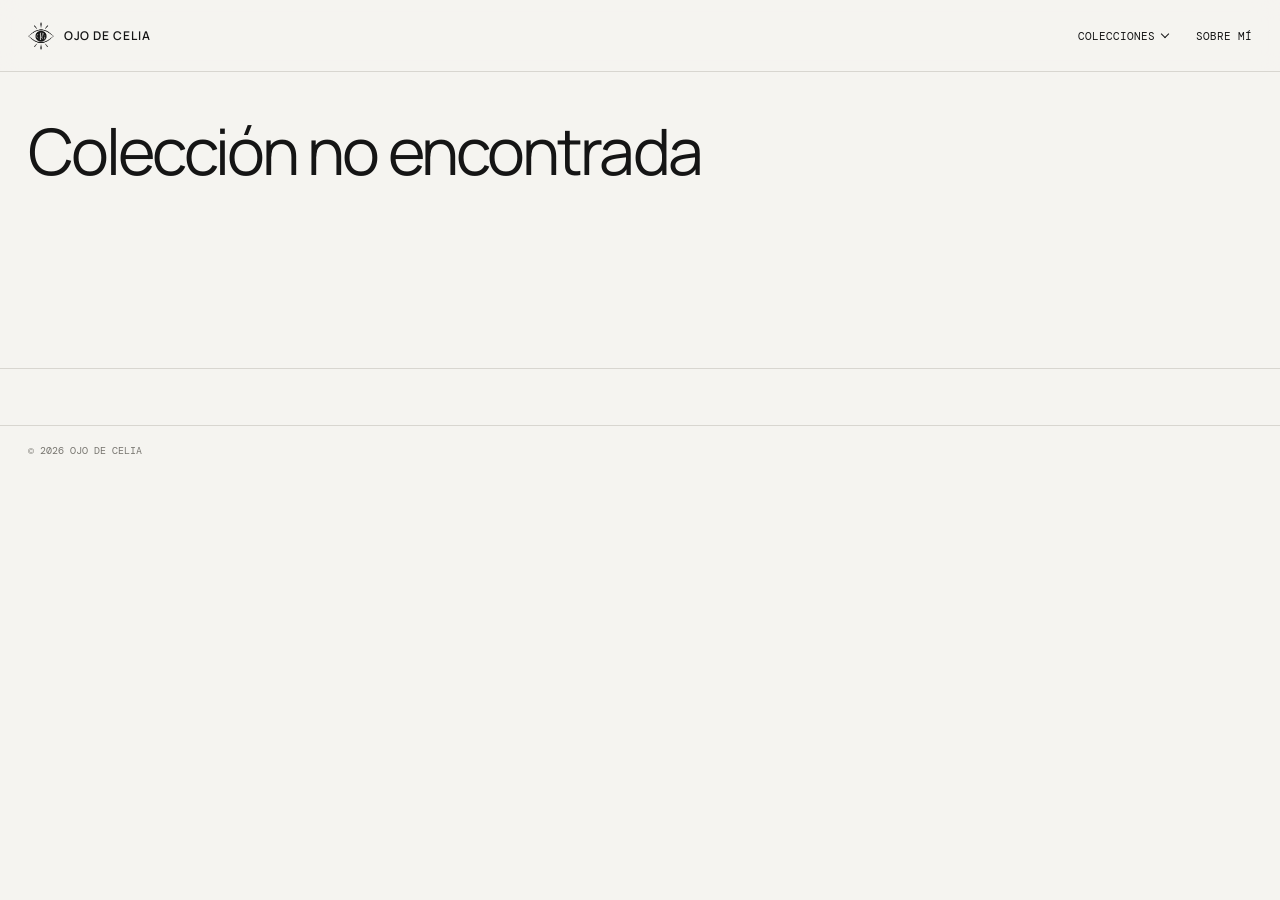
<file: coleccion.html>
<!doctype html>
<html lang="es">
<head>
<meta charset="utf-8">
<meta name="viewport" content="width=device-width,initial-scale=1">
<title>Colección — Ojo de Celia</title>
<link rel="icon" href="icons/favicon.svg" type="image/svg+xml">
<link rel="icon" href="icons/favicon.ico" sizes="any">
<link rel="apple-touch-icon" href="icons/apple-touch-icon.png">
<link rel="preconnect" href="https://fonts.googleapis.com">
<link rel="preconnect" href="https://fonts.gstatic.com" crossorigin>
<link rel="stylesheet" href="https://fonts.googleapis.com/css2?family=DM+Mono:wght@400&family=Manrope:wght@400;500;600&display=swap">
<link rel="stylesheet" href="style.css">
<script src="site.js" defer></script>
</head>
<body data-page="collection">
<header class="nav">
  <a class="brand" href="index.html"><span class="brand-mark" aria-hidden="true"></span>OJO DE CELIA</a>
  <nav>
    <a href="index.html#colecciones" data-collections-title>Colecciones</a>
    <a href="index.html#about">Sobre mí</a>
  </nav>
</header>
<main>
  <section class="project-head" id="head"></section>
  <section class="collection-projects"><div class="project-grid" id="projects"></div></section>
  <nav class="pager" id="pager"></nav>
</main>
<footer><span>© <span id="current-year">2026</span> Ojo de Celia</span></footer>
</body>
</html>
</file>
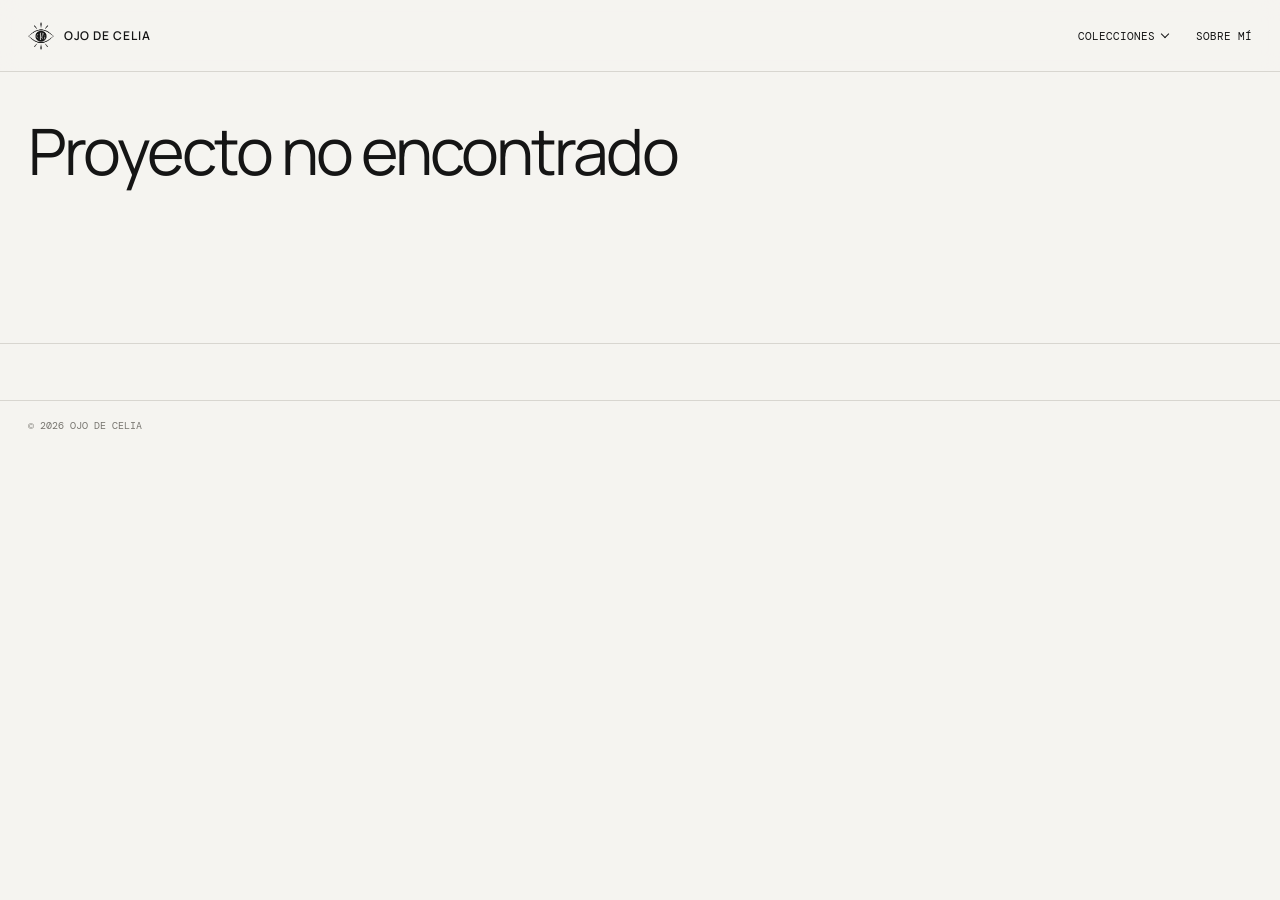
<file: project.html>
<!doctype html>
<html lang="es">
<head>
<meta charset="utf-8">
<meta name="viewport" content="width=device-width,initial-scale=1">
<title>Proyecto — Ojo de Celia</title>
<link rel="icon" href="icons/favicon.svg" type="image/svg+xml">
<link rel="icon" href="icons/favicon.ico" sizes="any">
<link rel="apple-touch-icon" href="icons/apple-touch-icon.png">
<link rel="preconnect" href="https://fonts.googleapis.com">
<link rel="preconnect" href="https://fonts.gstatic.com" crossorigin>
<link rel="stylesheet" href="https://fonts.googleapis.com/css2?family=DM+Mono:wght@400&family=Manrope:wght@400;500;600&display=swap">
<link rel="stylesheet" href="style.css">
<script src="site.js" defer></script>
</head>
<body data-page="project">
<header class="nav">
  <a class="brand" href="index.html"><span class="brand-mark" aria-hidden="true"></span>OJO DE CELIA</a>
  <nav>
    <a href="index.html#colecciones" data-collections-title>Colecciones</a>
    <a href="index.html#about">Sobre mí</a>
  </nav>
</header>
<main>
  <section class="project-head" id="head"></section>
  <section class="gallery" id="gallery"></section>
  <nav class="pager" id="pager"></nav>
</main>
<footer><span>© <span id="current-year">2026</span> Ojo de Celia</span></footer>
</body>
</html>
</file>
<file: style.css>
:root{--bg:#f5f4f0;--fg:#151515;--muted:#77756f;--line:#d8d6d0;--mark-ratio:0.9130;--mark:url("[data-uri]")}
*{box-sizing:border-box}
html{scroll-behavior:smooth}
body{margin:0;background:var(--bg);color:var(--fg);font-family:Manrope,Arial,sans-serif;font-size:14px}
h1{font-size:clamp(34px,5vw,72px);font-weight:400;line-height:.98;letter-spacing:-.045em;margin:0}
img{-webkit-user-drag:none;user-select:none;-webkit-user-select:none;-webkit-touch-callout:none}

/* ---- Barre du haut ---- */
.nav{height:72px;padding:0 28px;display:flex;align-items:center;justify-content:space-between;border-bottom:1px solid var(--line);position:sticky;top:0;background:rgba(245,244,240,.92);backdrop-filter:blur(12px);z-index:5}
.nav a{color:inherit;text-decoration:none}
.nav .brand,.nav nav{flex:none}
.brand{display:flex;align-items:center;gap:10px;font-size:12px;font-weight:600;letter-spacing:.08em}
.brand-mark{height:28px;aspect-ratio:var(--mark-ratio);flex:none;display:block;background:currentColor;-webkit-mask:var(--mark) center/contain no-repeat;mask:var(--mark) center/contain no-repeat}
.nav nav{display:flex;align-items:center;align-self:stretch;gap:28px;font-family:"DM Mono",monospace;font-size:11px;text-transform:uppercase}
/* ---- Menu déroulant : colecciones → proyectos ---- */
.menu{display:flex;align-items:center;align-self:stretch}      /* aussi haut que la barre : la souris ne « quitte » pas le menu en descendant vers le panneau */
.menu-btn{display:inline-flex;align-items:center;gap:7px;font:inherit;letter-spacing:inherit;text-transform:inherit;color:inherit;background:none;border:0;padding:0;cursor:pointer}
.menu-btn::after{content:"";width:5px;height:5px;border:solid currentColor;border-width:0 1px 1px 0;transform:translateY(-2px) rotate(45deg);transition:transform .2s}
.menu.open .menu-btn::after{transform:translateY(1px) rotate(225deg)}
.menu-btn:focus-visible,.menu-panel a:focus-visible{outline:2px solid var(--fg);outline-offset:3px}
.menu-panel{display:none;position:absolute;top:100%;right:28px;width:min(340px,calc(100vw - 32px));max-height:calc(100vh - 90px);max-height:calc(100dvh - 90px);overflow-y:auto;overscroll-behavior:contain;background:var(--bg);border:1px solid var(--line);border-top:0;padding:6px 0 0;box-shadow:0 18px 30px -22px rgba(0,0,0,.4);text-transform:none}
.menu.open .menu-panel{display:block}
.menu-list,.menu-projects{list-style:none;margin:0;padding:0}
.menu-list > li{padding-bottom:8px}
.menu-panel a{display:block;color:inherit;text-decoration:none}
.menu-panel a:hover{text-decoration:underline;text-underline-offset:3px}
.menu-col{padding:10px 20px 4px;font:11px "DM Mono",monospace;letter-spacing:.04em;text-transform:uppercase}
.menu-projects a{padding:5px 20px 5px 34px;font:13px Manrope,Arial,sans-serif;color:var(--muted)}
.menu-projects a:hover{color:var(--fg)}
.menu-panel [aria-current]{color:var(--fg)}
.menu-projects [aria-current]{font-weight:600}
.menu-col[aria-current]{text-decoration:underline;text-underline-offset:3px}
.menu-all{border-top:1px solid var(--line);padding:13px 20px 12px;font:11px "DM Mono",monospace;letter-spacing:.04em;text-transform:uppercase;color:var(--muted)}
.nav .where{flex:1;min-width:0;padding:0 20px;text-align:center;white-space:nowrap;overflow:hidden;text-overflow:ellipsis;font:11px "DM Mono",monospace;text-transform:uppercase}
.nav .where .cat{color:var(--muted)}
.nav .where .cat::after{content:" / "}

/* ---- Accueil : grande photo (entière, pleine largeur, sans recadrage) ---- */
.placeholder{background:linear-gradient(135deg,#dedbd3,#aaa79f);display:flex;align-items:center;justify-content:center;color:#666;font:10px "DM Mono",monospace;letter-spacing:.12em}
.hero{display:block;min-height:0;padding:0}
.hero-image{height:auto;background:none;position:relative;overflow:hidden;text-align:center}
.hero-image img{width:100%;height:auto;max-height:90vh;object-fit:contain;display:block;margin:0 auto}
.hero-image.missing{height:50vh;background:linear-gradient(135deg,#dedbd3,#aaa79f)}
.hero-image .wm-wrap img{width:auto;max-width:100%}
.hero-image.crop img{object-fit:cover;max-height:90vh;max-height:90svh}   /* opción « recortar en vertical » : ancho completo, nunca más del 90 % de la altura */
.hero-caption{display:flex;justify-content:space-between;align-items:flex-end;padding:20px 28px 0}

/* ---- Accueil : bloc « colecciones » ---- */
.collections{padding:80px 28px 90px}
.collection-head{border-top:1px solid var(--line);padding-top:13px;margin-bottom:28px}
.collection-head h2{font-size:26px;font-weight:400;letter-spacing:-.03em;margin:0}
.collection-grid{display:grid;grid-template-columns:repeat(4,1fr);gap:48px 24px}
.collection{display:block;color:inherit;text-decoration:none}
.collection-image{position:relative;aspect-ratio:282/502;overflow:hidden;background:#e4e1da}
.collection-image.placeholder{height:auto}
.collection-image img{width:100%;height:100%;object-fit:cover;display:block;transition:transform .6s ease}
.collection-image .wm-wrap{display:block;width:100%;height:100%}
.collection:hover .collection-image img{transform:scale(1.03)}
.collection-name{display:block;margin-top:14px;text-align:center;font-size:13px;font-weight:500;letter-spacing:.02em}
.collection:hover .collection-name{text-decoration:underline;text-underline-offset:4px}
.collection:focus-visible{outline:2px solid var(--fg);outline-offset:4px}

/* ---- Page d'une colección : projets ---- */
.collection-projects{padding:0 28px 90px}
.collection-projects .empty{color:var(--muted);font:11px "DM Mono",monospace;margin:0}

/* ---- Accueil : projets ---- */
.work{padding:80px 28px 80px}
.category{margin-top:90px}
#categories .category:first-child{margin-top:0}
.category-title{display:flex;align-items:baseline;justify-content:space-between;border-top:1px solid var(--line);padding-top:13px}
.category-title h3{font-size:26px;font-weight:400;letter-spacing:-.03em;margin:0}
.project-grid{display:grid;grid-template-columns:repeat(2,1fr);gap:60px 32px;margin-top:25px;align-items:start}
.project{color:inherit;text-decoration:none}
.project-image{overflow:hidden;height:auto;min-height:0}
.project-image img{width:auto;max-width:100%;max-height:55vh;height:auto;object-fit:contain;display:block}
.project-image.placeholder{height:40vh;min-height:240px}
.project strong{display:block;font-size:13px;font-weight:500;margin-top:10px}

/* ---- À propos ---- */
.about{padding:120px 28px 160px;display:grid;grid-template-columns:1fr 2fr;gap:30px;border-top:1px solid var(--line)}
.about h2{font-size:26px;font-weight:400;letter-spacing:-.03em;margin:0}
.about p{font-size:18px;line-height:1.45;letter-spacing:-.01em;max-width:560px;margin:0}
.contact{grid-column:2;color:inherit;text-decoration:none;margin-top:35px;font:11px "DM Mono",monospace}
.contact:hover{text-decoration:underline}
footer{border-top:1px solid var(--line);padding:18px 28px;display:flex;justify-content:space-between;font:10px "DM Mono",monospace;color:var(--muted);text-transform:uppercase}

/* ---- Page projet ---- */
.project-head{padding:28px 28px 70px}
.project-head .kicker{font:10px "DM Mono",monospace;color:var(--muted);text-transform:uppercase}
.project-head a.kicker{display:inline-block;text-decoration:none;color:var(--muted)}
.project-head a.kicker:hover{text-decoration:underline}
.project-head h1{margin-top:20px}
.project-head p{max-width:560px;color:var(--muted);line-height:1.6;margin:25px 0 0}
.gallery{display:flex;gap:32px;align-items:flex-start;padding:0 28px 90px}
.gallery.loading{min-height:75vh}                       /* espace réservé pendant le chargement de la première photo */
.gallery .gcol{flex:1;min-width:0}                      /* colonnes remplies dans l'ordre par site.js */
.gallery figure{margin:0 0 32px}
.gallery img{width:100%;height:auto;display:block;cursor:zoom-in;background:#e4e1da}
.gallery .empty{flex:1;color:var(--muted);font:11px "DM Mono",monospace}
.gal-end{height:1px}
.gal-status{margin-top:-60px;padding:0 28px 70px;font:11px "DM Mono",monospace;color:var(--muted);text-transform:uppercase}
.gal-status:empty{display:none}
.gal-status button{font:inherit;text-transform:inherit;color:var(--fg);background:none;border:0;border-bottom:1px solid currentColor;padding:0;margin-left:6px;cursor:pointer}
.pager{display:flex;justify-content:space-between;gap:20px;padding:28px;border-top:1px solid var(--line);font:11px "DM Mono",monospace;text-transform:uppercase}
.pager a{color:inherit;text-decoration:none}
.pager a:hover{text-decoration:underline}

/* ---- Visionneuse ---- */
.lb{position:fixed;inset:0;background:rgba(245,244,240,.98);z-index:20;display:none;align-items:center;justify-content:center}
.lb.open{display:flex}
.lb img{max-width:92vw;max-height:86vh;object-fit:contain}
.lb button{position:absolute;background:none;border:0;color:var(--fg);font:11px "DM Mono",monospace;text-transform:uppercase;cursor:pointer;padding:18px}
.lb button:focus-visible,.pager a:focus-visible,.gallery img:focus-visible{outline:2px solid var(--fg);outline-offset:2px}
.lb .x{top:6px;right:10px}
.lb .prev{left:6px;top:50%}
.lb .next{right:6px;top:50%}
.lb .count{position:absolute;bottom:16px;left:28px;font:10px "DM Mono",monospace;color:var(--muted)}

/* ---- Filigrane (réglé dans l'admin, bloc "watermark" de site.json) ---- */
.wm-wrap{position:relative;display:inline-block;max-width:100%;line-height:0;vertical-align:top}
.gallery .wm-wrap{display:block}
.wm{position:absolute;right:0;bottom:0;margin:0 3% 3% 0;width:8%;min-width:28px;max-width:84px;color:#fff;pointer-events:none;user-select:none}
.wm.s{width:5.5%;min-width:22px;max-width:60px}
.wm.l{width:11%;min-width:36px;max-width:110px}
.wm.left{right:auto;left:0;margin:0 0 3% 3%}
.wm.dark{color:#151515}
.wm-img{display:block;width:100%;aspect-ratio:var(--mark-ratio);background:currentColor;-webkit-mask:var(--mark) center/contain no-repeat;mask:var(--mark) center/contain no-repeat}
.wm.light{filter:drop-shadow(0 0 1.5px rgba(0,0,0,.45))}
.wm.dark{filter:drop-shadow(0 0 1.5px rgba(255,255,255,.4))}

/* ---- Mobile ---- */
@media(max-width:700px){
  .nav{padding:0 16px;backdrop-filter:none;background:var(--bg)}   /* le flou sur une barre collante ralentit le défilement des téléphones */
  .nav .where{padding:0 12px}
  .menu-panel{left:0;right:0;width:auto;max-height:calc(100vh - 140px);max-height:calc(100dvh - 140px);border-width:0 0 1px}   /* laisse une bande visible en bas : on peut fermer en touchant à côté */
  .menu-col{padding:14px 16px 6px}
  .menu-projects a{padding:9px 16px 9px 30px;font-size:14px}
  .menu-all{padding:16px}
  .nav .where .cat{display:none}
  .hero-image img{max-height:none}
  .hero-caption{display:block;padding:16px 16px 0}
  .work{padding:40px 16px 80px}
  .project-grid{grid-template-columns:1fr;gap:44px}
  .project-image img{width:100%;max-height:none}
  .project-image.placeholder{height:50vh;min-height:300px}
  .project strong{font-size:14px}
  .about{display:block;padding-left:16px;padding-right:16px}
  .about p{margin-top:35px}
  .contact{display:block;margin-top:35px}
  footer{padding:16px}
  .project-head{padding:20px 16px 50px}
  .collections{padding:40px 16px 60px}
  .collection-grid{grid-template-columns:repeat(2,1fr);gap:32px 12px}
  .collection-projects{padding:0 16px 60px}
  .gallery{padding:0 16px 60px}
  .gal-status{margin-top:-36px;padding:0 16px 50px}
  .pager{padding:20px 16px}
  .project-image .wm-wrap{display:block}
  .lb{padding:52px 0 76px}
  .lb img{max-width:96vw;max-height:calc(100vh - 128px);max-height:calc(100dvh - 128px)}
  .lb .prev,.lb .next{top:auto;bottom:8px;padding:16px 22px}
  .lb .prev{left:6px}
  .lb .next{right:6px}
  .lb .count{left:50%;transform:translateX(-50%);bottom:26px}
}
</file>
